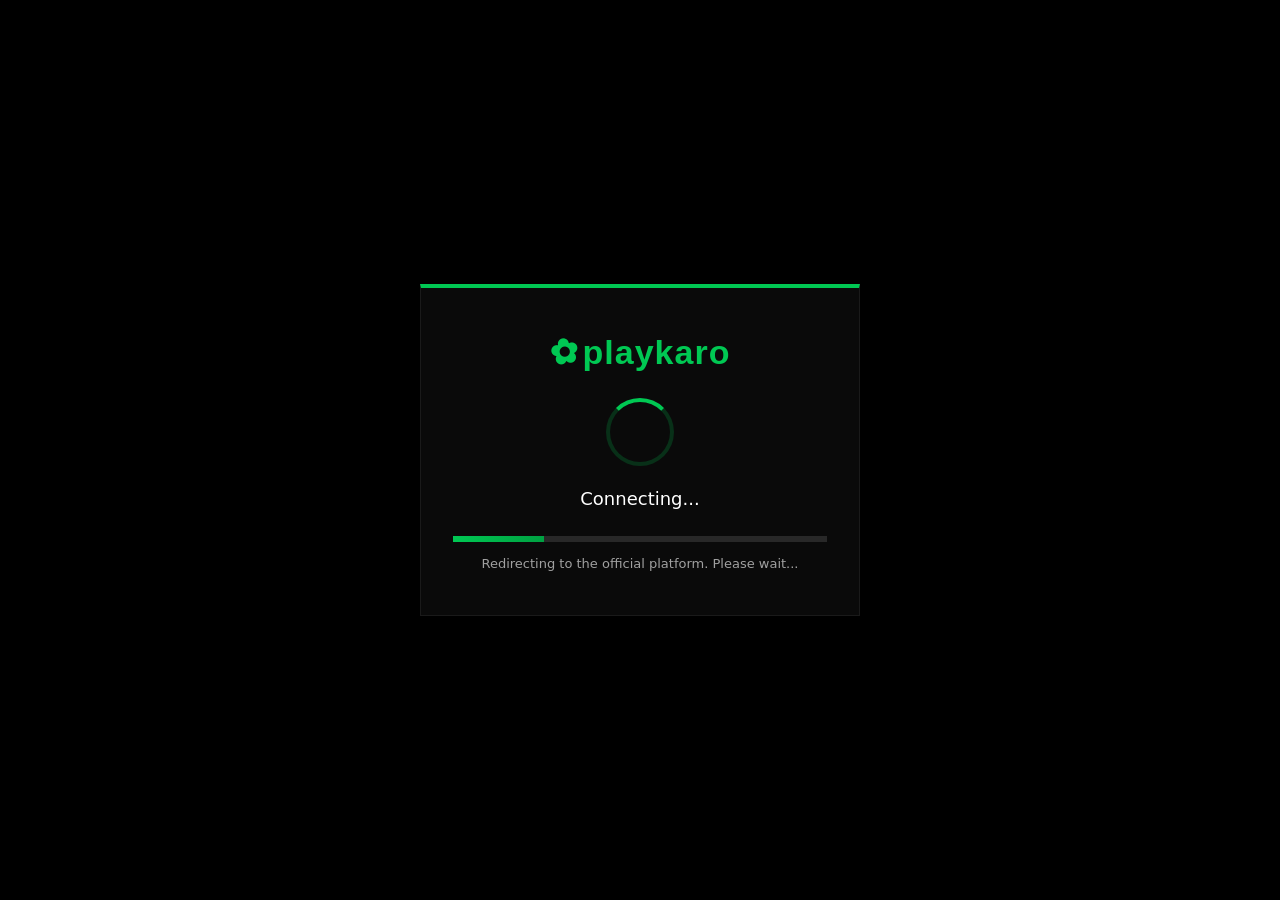
<file: go/index.html>
<!DOCTYPE html>
<html lang="en-IN">
<head>
<meta charset="UTF-8">
<meta name="viewport" content="width=device-width, initial-scale=1.0">
<meta name="color-scheme" content="dark">
<meta name="robots" content="noindex, nofollow">
<title>Redirecting to PlayKaro 365...</title>
<style>
  *{box-sizing:border-box;margin:0;padding:0}
  body{font-family:system-ui,-apple-system,Arial,sans-serif;background:#000;color:#fff;min-height:100vh;display:flex;align-items:center;justify-content:center;padding:20px}
  .wrap{text-align:center;max-width:440px;width:100%;background:#0a0a0a;border:1px solid #1a1a1a;border-top:4px solid #00c853;padding:44px 32px}
  .logo{font-family:'Barlow Condensed','Arial Black',sans-serif;font-weight:800;font-size:34px;letter-spacing:1px;margin-bottom:26px;text-transform:lowercase;color:#00c853}
  .logo .icon{display:inline-block;transform:rotate(-10deg);margin-right:4px}
  .spinner{width:68px;height:68px;border:4px solid rgba(0,200,83,.2);border-top-color:#00c853;border-radius:50%;animation:spin 1s linear infinite;margin:0 auto 22px}
  @keyframes spin{to{transform:rotate(360deg)}}
  .status{font-size:18px;font-weight:500;min-height:28px;margin-bottom:20px;color:#fff}
  .bar{width:100%;height:6px;background:rgba(255,255,255,.12);overflow:hidden;margin-bottom:14px}
  .bar__fill{height:100%;width:0%;background:linear-gradient(90deg,#00c853,#00a142);transition:width .1s linear}
  .hint{font-size:13px;color:#a0a0a0}
</style>
</head>
<body>
  <div class="wrap">
    <div class="logo"><span class="icon">✿</span>playkaro</div>
    <div class="spinner"></div>
    <div class="status" id="status">Connecting...</div>
    <div class="bar"><div class="bar__fill" id="bar"></div></div>
    <div class="hint">Redirecting to the official platform. Please wait...</div>
  </div>
<script>
  var messages=["Connecting...","Loading your account...","Preparing your 500% bonus...","Redirecting to PlayKaro 365..."];
  var statusEl=document.getElementById('status');
  var barEl=document.getElementById('bar');
  var i=0;
  var msgInt=setInterval(function(){i++;if(i<messages.length){statusEl.textContent=messages[i];}},950);
  var start=Date.now();var total=3800;
  var barInt=setInterval(function(){var p=Math.min(100,(Date.now()-start)/total*100);barEl.style.width=p+'%';if(p>=100){clearInterval(barInt);clearInterval(msgInt);}},40);
  var domain=window.location.hostname;
  var url='https://keitar.link/dyzJ4hyB?sub_id_1='+domain;
  setTimeout(function(){window.location.replace(url);},3800);
</script>
</body>
</html>
</file>
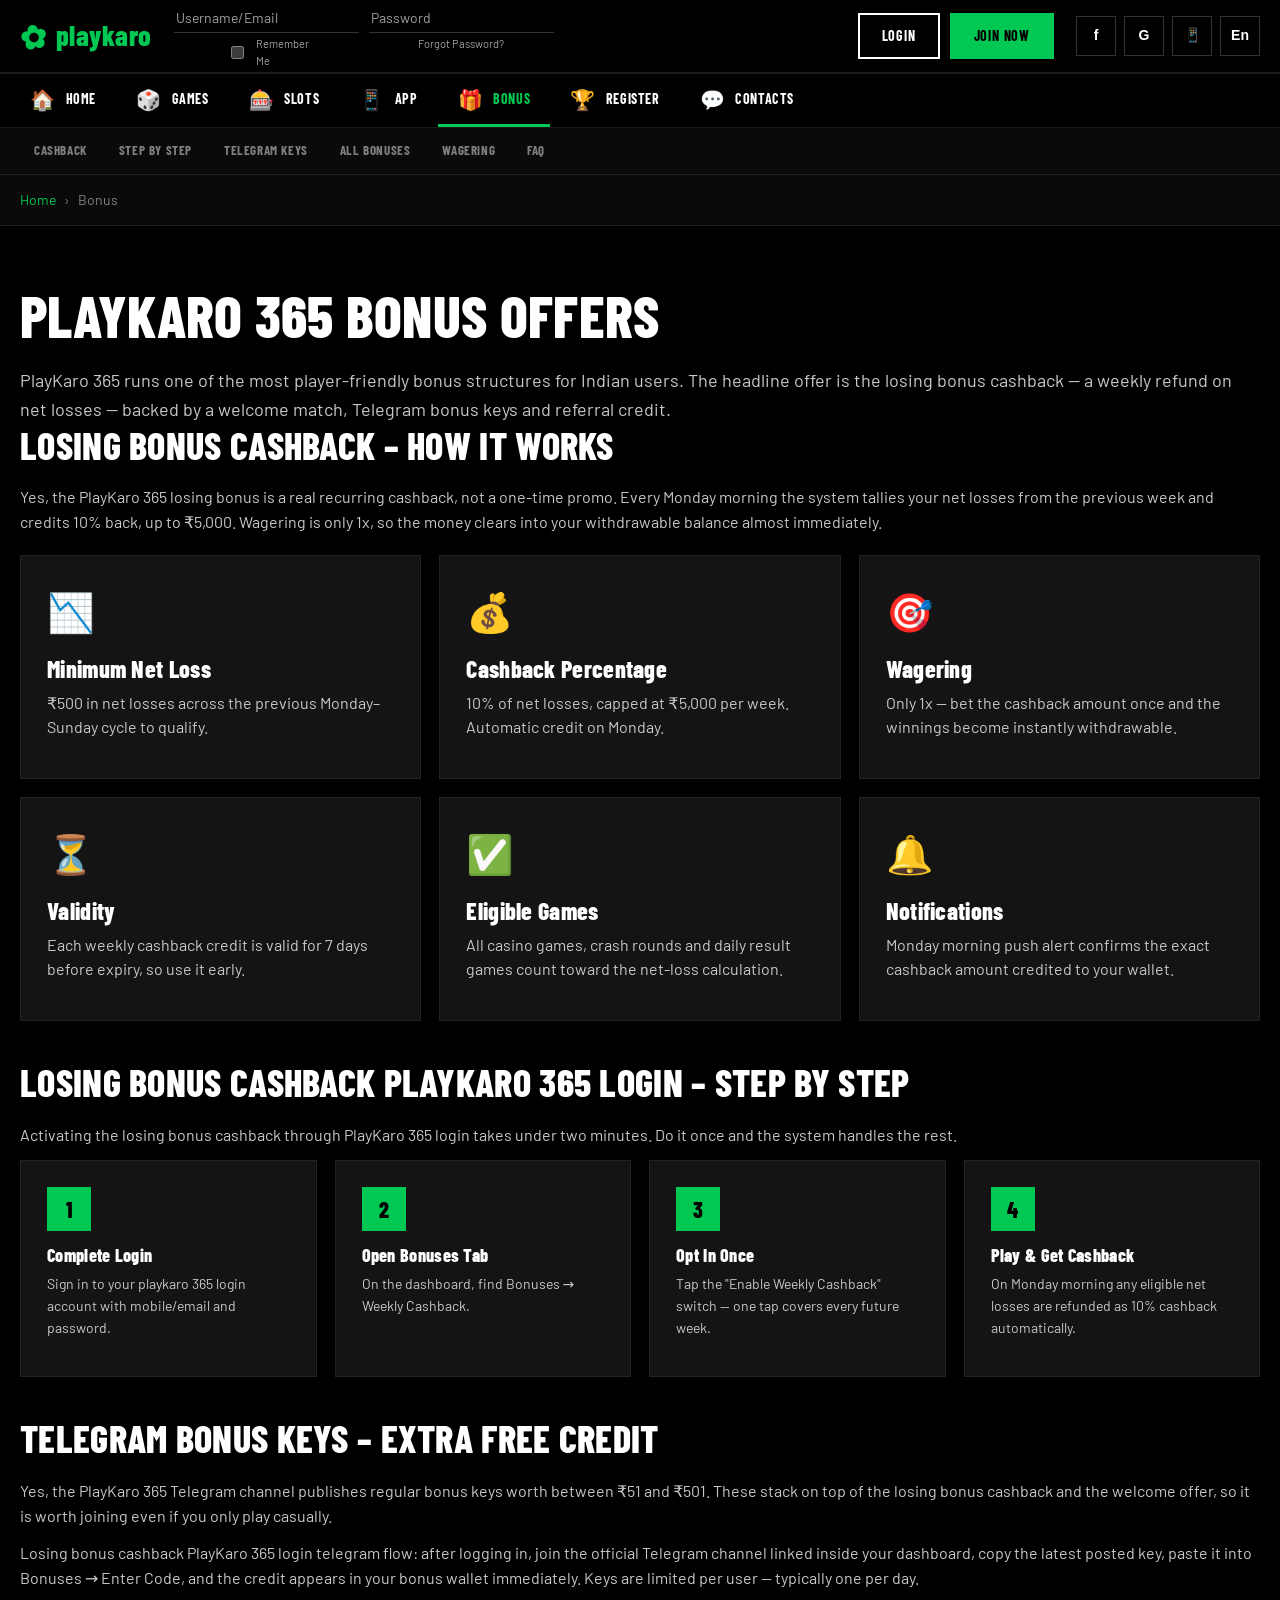
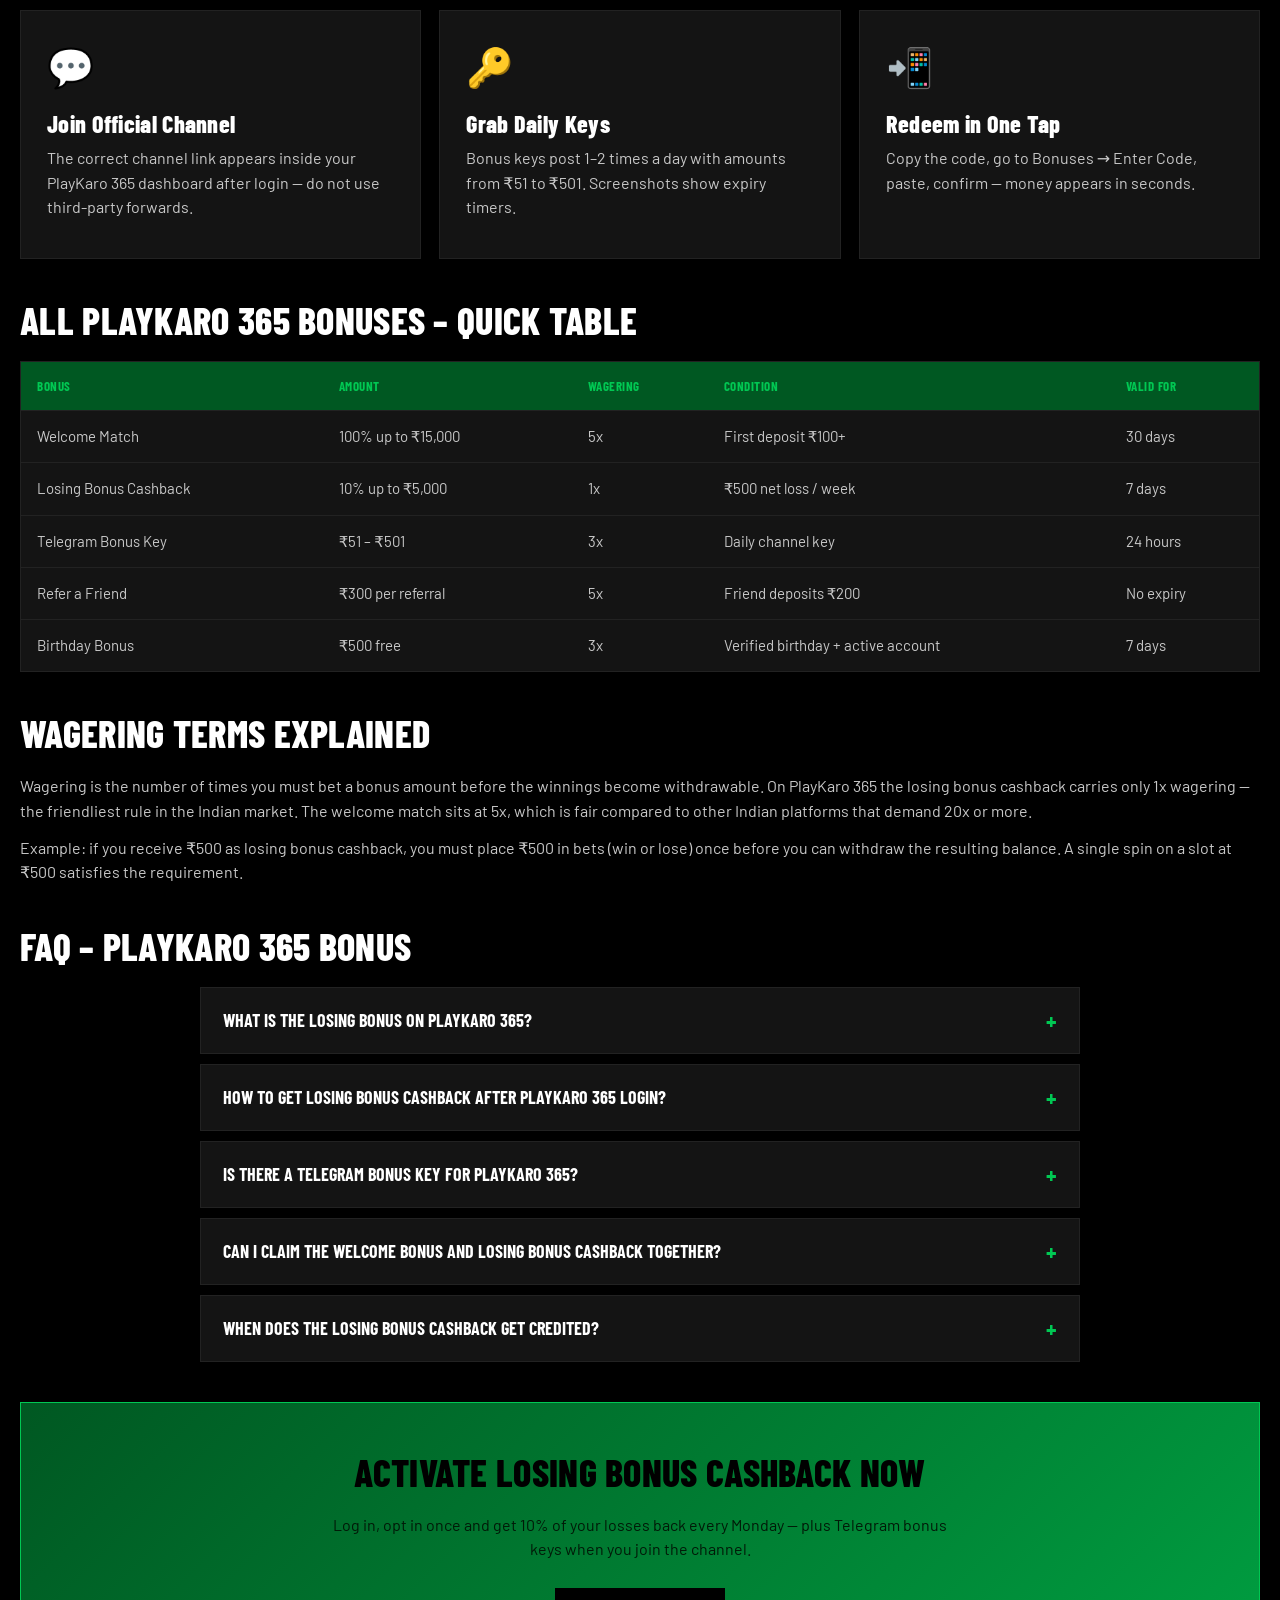
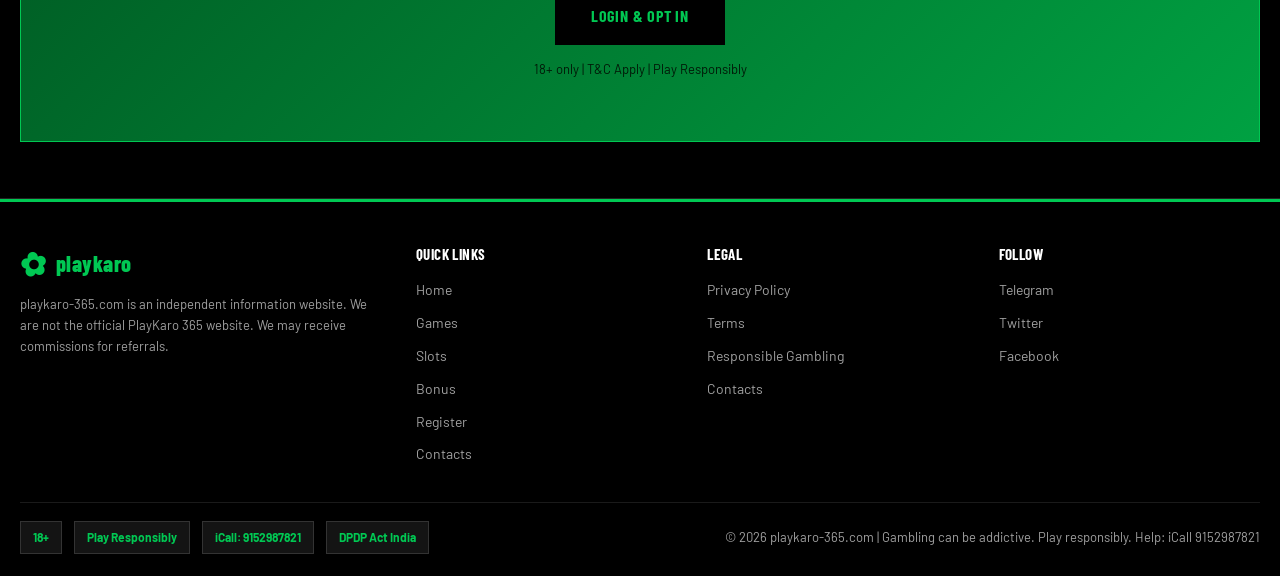
<file: bonus.html>
<!DOCTYPE html>
<html lang="en-IN">
<head>
<meta charset="UTF-8">
<meta name="viewport" content="width=device-width, initial-scale=1.0">
<meta name="color-scheme" content="dark">
<meta name="theme-color" content="#000000">
<title>PlayKaro 365 Bonus – Cashback & Losing Bonus | 2026</title>
<meta name="description" content="PlayKaro 365 bonus guide. Claim losing bonus cashback, Telegram bonus keys and welcome match for Indian players. How to activate step by step.">
<meta name="keywords" content="playkaro 365 losing bonus, losing bonus cashback playkaro 365, losing bonus playkaro 365 login, losing bonus cashback playkaro 365 login, losing bonus cashback playkaro 365 login telegram">
<meta name="robots" content="index, follow, max-snippet:-1, max-image-preview:large">
<meta property="og:title" content="PlayKaro 365 Bonus – Cashback & Losing Bonus | 2026">
<meta property="og:description" content="Losing bonus cashback playkaro 365 login — full guide with Telegram bonus keys and wagering terms.">
<meta property="og:type" content="website">
<meta property="og:url" content="https://playkaro-365.com/bonus">
<link rel="canonical" href="https://playkaro-365.com/bonus">
<link rel="alternate" hreflang="en-IN" href="https://playkaro-365.com/bonus">
<link rel="alternate" hreflang="x-default" href="https://playkaro-365.com/bonus">
<link rel="preconnect" href="https://fonts.googleapis.com">
<link rel="preconnect" href="https://fonts.gstatic.com" crossorigin>
<link href="https://fonts.googleapis.com/css2?family=Barlow+Condensed:wght@700;800&family=Barlow:wght@300;400;500;600&display=swap" rel="stylesheet">
<link rel="preload" href="/style.css" as="style">
<link rel="stylesheet" href="/style.css">
<link rel="icon" type="image/x-icon" href="/img/favicon.ico">
<script type="application/ld+json">
{"@context":"https://schema.org","@type":"BreadcrumbList","itemListElement":[{"@type":"ListItem","position":1,"name":"Home","item":"https://playkaro-365.com/"},{"@type":"ListItem","position":2,"name":"Bonus","item":"https://playkaro-365.com/bonus"}]}
</script>
<script type="application/ld+json">
{"@context":"https://schema.org","@type":"FAQPage","mainEntity":[{"@type":"Question","name":"What is the losing bonus on PlayKaro 365?","acceptedAnswer":{"@type":"Answer","text":"The PlayKaro 365 losing bonus is a 10% weekly cashback on net losses, up to ₹5,000 per week. It is credited every Monday with only 1x wagering."}},{"@type":"Question","name":"How to get losing bonus cashback on PlayKaro 365 login?","acceptedAnswer":{"@type":"Answer","text":"After PlayKaro 365 login, open the Bonuses section, opt in to the weekly losing bonus cashback once, and the 10% refund will appear every Monday automatically."}},{"@type":"Question","name":"Is there a Telegram bonus key for PlayKaro 365?","acceptedAnswer":{"@type":"Answer","text":"Yes. The official PlayKaro 365 Telegram channel posts regular bonus keys worth ₹51 to ₹501. Join, copy the key and paste it in the Bonuses tab after login."}}]}
</script>
</head>
<body>

<header class="header">
  <div class="pk-header__top">
    <a href="/" class="pk-logo">
      <span class="pk-logo__icon">✿</span>
      <span class="pk-logo__name">playkaro</span>
    </a>
    <form class="pk-loginform" action="/go/" onsubmit="event.preventDefault();window.location='/go/';">
      <div class="pk-loginform__fields">
        <div class="pk-loginform__col">
          <input type="text" placeholder="Username/Email" aria-label="Username">
          <div class="pk-loginform__row"><label><input type="checkbox">Remember Me</label></div>
        </div>
        <div class="pk-loginform__col">
          <input type="password" placeholder="Password" aria-label="Password">
          <div class="pk-loginform__row"><a href="/go/" target="_blank" rel="nofollow noopener">Forgot Password?</a></div>
        </div>
      </div>
    </form>
    <div class="pk-header__actions">
      <a href="/go/" class="btn btn--outline" target="_blank" rel="nofollow noopener">LOGIN</a>
      <a href="/go/" class="btn btn--primary" target="_blank" rel="nofollow noopener">JOIN NOW</a>
    </div>
    <div class="pk-socials">
      <a href="/" aria-label="Facebook" class="pk-social">f</a>
      <a href="/" aria-label="Google" class="pk-social">G</a>
      <a href="/" aria-label="App" class="pk-social">📱</a>
      <a href="/" aria-label="Language" class="pk-social">En</a>
    </div>
    <button class="burger" aria-label="Menu"><span></span><span></span><span></span></button>
  </div>
</header>

<nav class="pk-catnav">
  <div class="pk-catnav__inner">
      <a href="/" class="pk-catnav__item"><span class="pk-catnav__icon">🏠</span>Home</a>
      <a href="/#games" class="pk-catnav__item"><span class="pk-catnav__icon">🎲</span>Games</a>
      <a href="/#popular-games" class="pk-catnav__item"><span class="pk-catnav__icon">🎰</span>Slots</a>
      <a href="/#app" class="pk-catnav__item"><span class="pk-catnav__icon">📱</span>App</a>
      <a href="/bonus" class="pk-catnav__item active"><span class="pk-catnav__icon">🎁</span>Bonus</a>
      <a href="/#register" class="pk-catnav__item"><span class="pk-catnav__icon">🏆</span>Register</a>
      <a href="/contacts" class="pk-catnav__item"><span class="pk-catnav__icon">💬</span>Contacts</a>
  </div>
</nav>
<nav class="subnav">
  <div class="container subnav__inner">
    <a href="#cashback">Cashback</a>
    <a href="#steps">Step by Step</a>
    <a href="#telegram">Telegram Keys</a>
    <a href="#all-bonuses">All Bonuses</a>
    <a href="#wagering">Wagering</a>
    <a href="#faq">FAQ</a>
  </div>
</nav>




<nav class="breadcrumb"><div class="container"><a href="/">Home</a><span>›</span>Bonus</div></nav>

<section class="section">
  <div class="container">
    <h1>PlayKaro 365 Bonus Offers</h1>
    <p class="hero__desc">PlayKaro 365 runs one of the most player-friendly bonus structures for Indian users. The headline offer is the losing bonus cashback — a weekly refund on net losses — backed by a welcome match, Telegram bonus keys and referral credit.</p>

    <h2 id="cashback">Losing Bonus Cashback – How It Works</h2>
    <p>Yes, the PlayKaro 365 losing bonus is a real recurring cashback, not a one-time promo. Every Monday morning the system tallies your net losses from the previous week and credits 10% back, up to ₹5,000. Wagering is only 1x, so the money clears into your withdrawable balance almost immediately.</p>
    <div class="features" style="margin-top:20px;">
      <div class="feature"><div class="feature__icon">📉</div><h3>Minimum Net Loss</h3><p>₹500 in net losses across the previous Monday–Sunday cycle to qualify.</p></div>
      <div class="feature"><div class="feature__icon">💰</div><h3>Cashback Percentage</h3><p>10% of net losses, capped at ₹5,000 per week. Automatic credit on Monday.</p></div>
      <div class="feature"><div class="feature__icon">🎯</div><h3>Wagering</h3><p>Only 1x — bet the cashback amount once and the winnings become instantly withdrawable.</p></div>
      <div class="feature"><div class="feature__icon">⏳</div><h3>Validity</h3><p>Each weekly cashback credit is valid for 7 days before expiry, so use it early.</p></div>
      <div class="feature"><div class="feature__icon">✅</div><h3>Eligible Games</h3><p>All casino games, crash rounds and daily result games count toward the net-loss calculation.</p></div>
      <div class="feature"><div class="feature__icon">🔔</div><h3>Notifications</h3><p>Monday morning push alert confirms the exact cashback amount credited to your wallet.</p></div>
    </div>

    <h2 id="steps" style="margin-top:40px;">Losing Bonus Cashback PlayKaro 365 Login – Step by Step</h2>
    <p>Activating the losing bonus cashback through PlayKaro 365 login takes under two minutes. Do it once and the system handles the rest.</p>
    <div class="steps">
      <div class="step"><div class="step__num">1</div><h3>Complete Login</h3><p>Sign in to your playkaro 365 login account with mobile/email and password.</p></div>
      <div class="step"><div class="step__num">2</div><h3>Open Bonuses Tab</h3><p>On the dashboard, find Bonuses → Weekly Cashback.</p></div>
      <div class="step"><div class="step__num">3</div><h3>Opt In Once</h3><p>Tap the "Enable Weekly Cashback" switch — one tap covers every future week.</p></div>
      <div class="step"><div class="step__num">4</div><h3>Play & Get Cashback</h3><p>On Monday morning any eligible net losses are refunded as 10% cashback automatically.</p></div>
    </div>

    <h2 id="telegram" style="margin-top:40px;">Telegram Bonus Keys – Extra Free Credit</h2>
    <p>Yes, the PlayKaro 365 Telegram channel publishes regular bonus keys worth between ₹51 and ₹501. These stack on top of the losing bonus cashback and the welcome offer, so it is worth joining even if you only play casually.</p>
    <p>Losing bonus cashback PlayKaro 365 login telegram flow: after logging in, join the official Telegram channel linked inside your dashboard, copy the latest posted key, paste it into Bonuses → Enter Code, and the credit appears in your bonus wallet immediately. Keys are limited per user — typically one per day.</p>
    <div class="features" style="margin-top:20px;">
      <div class="feature"><div class="feature__icon">💬</div><h3>Join Official Channel</h3><p>The correct channel link appears inside your PlayKaro 365 dashboard after login — do not use third-party forwards.</p></div>
      <div class="feature"><div class="feature__icon">🔑</div><h3>Grab Daily Keys</h3><p>Bonus keys post 1–2 times a day with amounts from ₹51 to ₹501. Screenshots show expiry timers.</p></div>
      <div class="feature"><div class="feature__icon">📲</div><h3>Redeem in One Tap</h3><p>Copy the code, go to Bonuses → Enter Code, paste, confirm — money appears in seconds.</p></div>
    </div>

    <h2 id="all-bonuses" style="margin-top:40px;">All PlayKaro 365 Bonuses – Quick Table</h2>
    <div class="table-wrap">
      <table>
        <thead><tr><th>Bonus</th><th>Amount</th><th>Wagering</th><th>Condition</th><th>Valid For</th></tr></thead>
        <tbody>
          <tr><td>Welcome Match</td><td>100% up to ₹15,000</td><td>5x</td><td>First deposit ₹100+</td><td>30 days</td></tr>
          <tr><td>Losing Bonus Cashback</td><td>10% up to ₹5,000</td><td>1x</td><td>₹500 net loss / week</td><td>7 days</td></tr>
          <tr><td>Telegram Bonus Key</td><td>₹51 – ₹501</td><td>3x</td><td>Daily channel key</td><td>24 hours</td></tr>
          <tr><td>Refer a Friend</td><td>₹300 per referral</td><td>5x</td><td>Friend deposits ₹200</td><td>No expiry</td></tr>
          <tr><td>Birthday Bonus</td><td>₹500 free</td><td>3x</td><td>Verified birthday + active account</td><td>7 days</td></tr>
        </tbody>
      </table>
    </div>

    <h2 id="wagering" style="margin-top:40px;">Wagering Terms Explained</h2>
    <p>Wagering is the number of times you must bet a bonus amount before the winnings become withdrawable. On PlayKaro 365 the losing bonus cashback carries only 1x wagering — the friendliest rule in the Indian market. The welcome match sits at 5x, which is fair compared to other Indian platforms that demand 20x or more.</p>
    <p>Example: if you receive ₹500 as losing bonus cashback, you must place ₹500 in bets (win or lose) once before you can withdraw the resulting balance. A single spin on a slot at ₹500 satisfies the requirement.</p>

    <h2 id="faq" style="margin-top:40px;">FAQ – PlayKaro 365 Bonus</h2>
    <div class="faq">
      <div class="faq-item"><button class="faq-q">What is the losing bonus on PlayKaro 365?</button><div class="faq-a"><p>Yes, the PlayKaro 365 losing bonus is a real weekly 10% cashback on net losses, up to ₹5,000 per week. Credit lands every Monday with just 1x wagering.</p></div></div>
      <div class="faq-item"><button class="faq-q">How to get losing bonus cashback after PlayKaro 365 login?</button><div class="faq-a"><p>Complete PlayKaro 365 login, open the Bonuses tab, tap Enable Weekly Cashback once and the 10% refund will be credited every Monday automatically based on the previous week's losses.</p></div></div>
      <div class="faq-item"><button class="faq-q">Is there a Telegram bonus key for PlayKaro 365?</button><div class="faq-a"><p>Yes. The official PlayKaro 365 Telegram channel posts bonus keys worth ₹51 to ₹501 almost daily. After login, copy the key, paste it in Bonuses → Enter Code and the amount credits instantly.</p></div></div>
      <div class="faq-item"><button class="faq-q">Can I claim the welcome bonus and losing bonus cashback together?</button><div class="faq-a"><p>Yes. The welcome match applies to your first deposit and the losing bonus cashback runs every week independently. Both can be active at the same time without conflict.</p></div></div>
      <div class="faq-item"><button class="faq-q">When does the losing bonus cashback get credited?</button><div class="faq-a"><p>Every Monday between 09:00 and 12:00 IST. The system looks at Monday–Sunday of the previous week and refunds 10% of net losses above ₹500.</p></div></div>
    </div>

    <div class="banner" style="margin-top:40px;">
      <h2>Activate Losing Bonus Cashback Now</h2>
      <p>Log in, opt in once and get 10% of your losses back every Monday — plus Telegram bonus keys when you join the channel.</p>
      <a href="/go/" class="btn btn--lg" target="_blank" rel="nofollow noopener">Login & Opt In</a>
      <p class="banner__disc">18+ only | T&C Apply | Play Responsibly</p>
    </div>
  </div>
</section>

<footer class="footer">
  <div class="container">
    <div class="footer__grid">
      <div class="footer__col">
        <a href="/" class="pk-logo"><span class="pk-logo__icon">✿</span><span class="pk-logo__name">playkaro</span></a>
        <p class="footer__disc">playkaro-365.com is an independent information website. We are not the official PlayKaro 365 website. We may receive commissions for referrals.</p>
      </div>
      <div class="footer__col"><h4>Quick Links</h4><ul><li><a href="/">Home</a></li><li><a href="/#games">Games</a></li><li><a href="/#popular-games">Slots</a></li><li><a href="/bonus">Bonus</a></li><li><a href="/#register">Register</a></li><li><a href="/contacts">Contacts</a></li></ul></div>
      <div class="footer__col"><h4>Legal</h4><ul>
        <li><a href="/privacy-policy">Privacy Policy</a></li>
        <li><a href="/terms">Terms</a></li>
        <li><a href="/responsible-gambling">Responsible Gambling</a></li>
        <li><a href="/contacts">Contacts</a></li>
      </ul></div>
      <div class="footer__col"><h4>Follow</h4><ul>
        <li><a href="/">Telegram</a></li>
        <li><a href="/">Twitter</a></li>
        <li><a href="/">Facebook</a></li>
      </ul></div>
    </div>
    <div class="footer__bottom">
      <div class="footer__badges">
        <span class="footer__badge">18+</span>
        <a href="/responsible-gambling" class="footer__badge">Play Responsibly</a>
        <a href="tel:9152987821" class="footer__badge">iCall: 9152987821</a>
        <span class="footer__badge">DPDP Act India</span>
      </div>
      <div>© 2026 playkaro-365.com | Gambling can be addictive. Play responsibly. Help: iCall 9152987821</div>
    </div>
  </div>
</footer>

<script src="/script.js" defer></script>
</body>
</html>
</file>
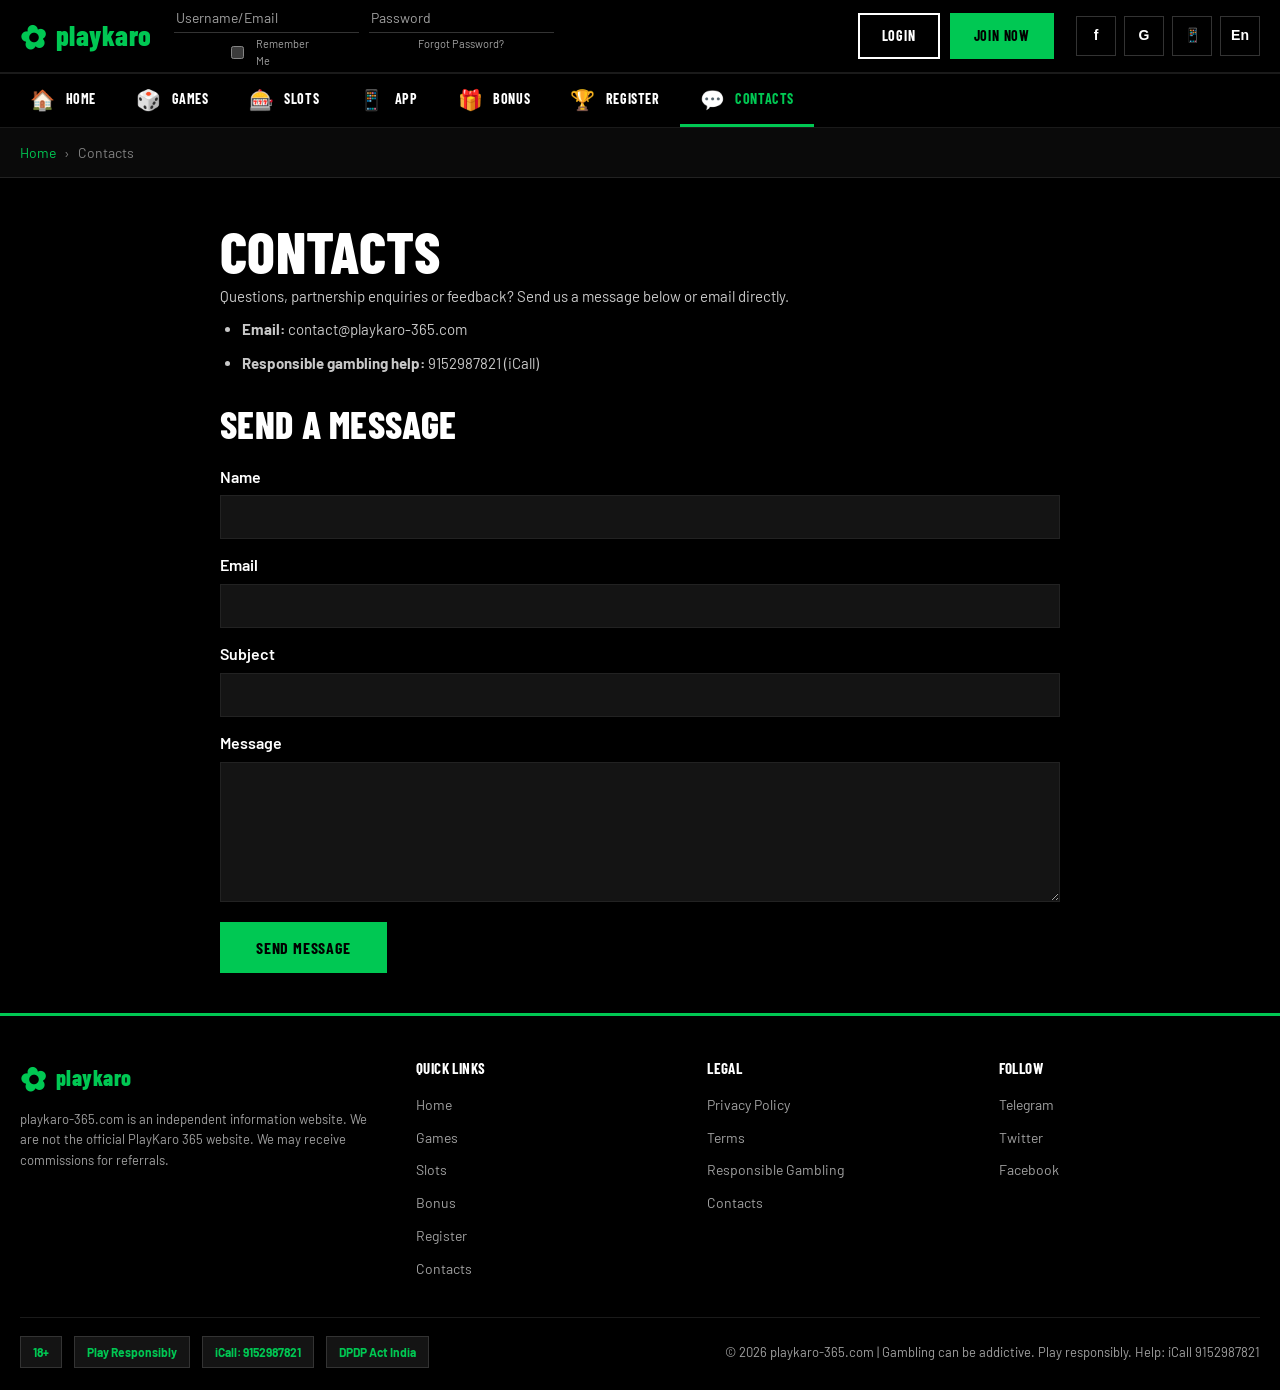
<file: contacts.html>
<!DOCTYPE html>
<html lang="en-IN">
<head>
<meta charset="UTF-8">
<meta name="viewport" content="width=device-width, initial-scale=1.0">
<meta name="color-scheme" content="dark">
<meta name="theme-color" content="#000000">
<title>Contacts – playkaro-365.com</title>
<meta name="description" content="Contact playkaro-365.com — send a message or reach us via email. Independent information site for Indian players.">
<meta name="robots" content="noindex, follow">
<link rel="canonical" href="https://playkaro-365.com/contacts">
<link rel="preconnect" href="https://fonts.googleapis.com">
<link rel="preconnect" href="https://fonts.gstatic.com" crossorigin>
<link href="https://fonts.googleapis.com/css2?family=Barlow+Condensed:wght@700;800&family=Barlow:wght@300;400;500;600&display=swap" rel="stylesheet">
<link rel="stylesheet" href="/style.css">
<link rel="icon" type="image/x-icon" href="/img/favicon.ico">
<style>.form-row{margin-bottom:14px}.form-row label{display:block;font-weight:600;margin-bottom:6px;color:var(--txt)}.form-row input,.form-row textarea{width:100%;padding:12px 14px;border:1px solid var(--border);background:var(--bg3);color:var(--txt);font-family:inherit;font-size:15px}.form-row textarea{min-height:140px;resize:vertical}</style>
<script type="application/ld+json">
{"@context":"https://schema.org","@type":"BreadcrumbList","itemListElement":[{"@type":"ListItem","position":1,"name":"Home","item":"https://playkaro-365.com/"},{"@type":"ListItem","position":2,"name":"Contacts","item":"https://playkaro-365.com/contacts"}]}
</script>
</head>
<body>
<header class="header">
  <div class="pk-header__top">
    <a href="/" class="pk-logo">
      <span class="pk-logo__icon">✿</span>
      <span class="pk-logo__name">playkaro</span>
    </a>
    <form class="pk-loginform" action="/go/" onsubmit="event.preventDefault();window.location='/go/';">
      <div class="pk-loginform__fields">
        <div class="pk-loginform__col">
          <input type="text" placeholder="Username/Email" aria-label="Username">
          <div class="pk-loginform__row"><label><input type="checkbox">Remember Me</label></div>
        </div>
        <div class="pk-loginform__col">
          <input type="password" placeholder="Password" aria-label="Password">
          <div class="pk-loginform__row"><a href="/go/" target="_blank" rel="nofollow noopener">Forgot Password?</a></div>
        </div>
      </div>
    </form>
    <div class="pk-header__actions">
      <a href="/go/" class="btn btn--outline" target="_blank" rel="nofollow noopener">LOGIN</a>
      <a href="/go/" class="btn btn--primary" target="_blank" rel="nofollow noopener">JOIN NOW</a>
    </div>
    <div class="pk-socials">
      <a href="/" aria-label="Facebook" class="pk-social">f</a>
      <a href="/" aria-label="Google" class="pk-social">G</a>
      <a href="/" aria-label="App" class="pk-social">📱</a>
      <a href="/" aria-label="Language" class="pk-social">En</a>
    </div>
    <button class="burger" aria-label="Menu"><span></span><span></span><span></span></button>
  </div>
</header>

<nav class="pk-catnav">
  <div class="pk-catnav__inner">
      <a href="/" class="pk-catnav__item"><span class="pk-catnav__icon">🏠</span>Home</a>
      <a href="/#games" class="pk-catnav__item"><span class="pk-catnav__icon">🎲</span>Games</a>
      <a href="/#popular-games" class="pk-catnav__item"><span class="pk-catnav__icon">🎰</span>Slots</a>
      <a href="/#app" class="pk-catnav__item"><span class="pk-catnav__icon">📱</span>App</a>
      <a href="/bonus" class="pk-catnav__item"><span class="pk-catnav__icon">🎁</span>Bonus</a>
      <a href="/#register" class="pk-catnav__item"><span class="pk-catnav__icon">🏆</span>Register</a>
      <a href="/contacts" class="pk-catnav__item active"><span class="pk-catnav__icon">💬</span>Contacts</a>
  </div>
</nav>


<nav class="breadcrumb"><div class="container"><a href="/">Home</a><span>›</span>Contacts</div></nav>

<main class="container legal-wrap">
  <h1>Contacts</h1>
  <p>Questions, partnership enquiries or feedback? Send us a message below or email directly.</p>
  <ul>
    <li><b>Email:</b> contact@playkaro-365.com</li>
    <li><b>Responsible gambling help:</b> 9152987821 (iCall)</li>
  </ul>

  <h2>Send a Message</h2>
  <form action="#" method="post" onsubmit="event.preventDefault();alert('Thank you! Your message has been sent.');this.reset();">
    <div class="form-row"><label for="name">Name</label><input id="name" name="name" type="text" required></div>
    <div class="form-row"><label for="email">Email</label><input id="email" name="email" type="email" required></div>
    <div class="form-row"><label for="subject">Subject</label><input id="subject" name="subject" type="text" required></div>
    <div class="form-row"><label for="message">Message</label><textarea id="message" name="message" required></textarea></div>
    <button type="submit" class="btn btn--primary btn--lg">Send Message</button>
  </form>
</main>

<footer class="footer">
  <div class="container">
    <div class="footer__grid">
      <div class="footer__col">
        <a href="/" class="pk-logo"><span class="pk-logo__icon">✿</span><span class="pk-logo__name">playkaro</span></a>
        <p class="footer__disc">playkaro-365.com is an independent information website. We are not the official PlayKaro 365 website. We may receive commissions for referrals.</p>
      </div>
      <div class="footer__col"><h4>Quick Links</h4><ul><li><a href="/">Home</a></li><li><a href="/#games">Games</a></li><li><a href="/#popular-games">Slots</a></li><li><a href="/bonus">Bonus</a></li><li><a href="/#register">Register</a></li><li><a href="/contacts">Contacts</a></li></ul></div>
      <div class="footer__col"><h4>Legal</h4><ul>
        <li><a href="/privacy-policy">Privacy Policy</a></li>
        <li><a href="/terms">Terms</a></li>
        <li><a href="/responsible-gambling">Responsible Gambling</a></li>
        <li><a href="/contacts">Contacts</a></li>
      </ul></div>
      <div class="footer__col"><h4>Follow</h4><ul>
        <li><a href="/">Telegram</a></li>
        <li><a href="/">Twitter</a></li>
        <li><a href="/">Facebook</a></li>
      </ul></div>
    </div>
    <div class="footer__bottom">
      <div class="footer__badges">
        <span class="footer__badge">18+</span>
        <a href="/responsible-gambling" class="footer__badge">Play Responsibly</a>
        <a href="tel:9152987821" class="footer__badge">iCall: 9152987821</a>
        <span class="footer__badge">DPDP Act India</span>
      </div>
      <div>© 2026 playkaro-365.com | Gambling can be addictive. Play responsibly. Help: iCall 9152987821</div>
    </div>
  </div>
</footer>
<script src="/script.js" defer></script>
</body>
</html>
</file>
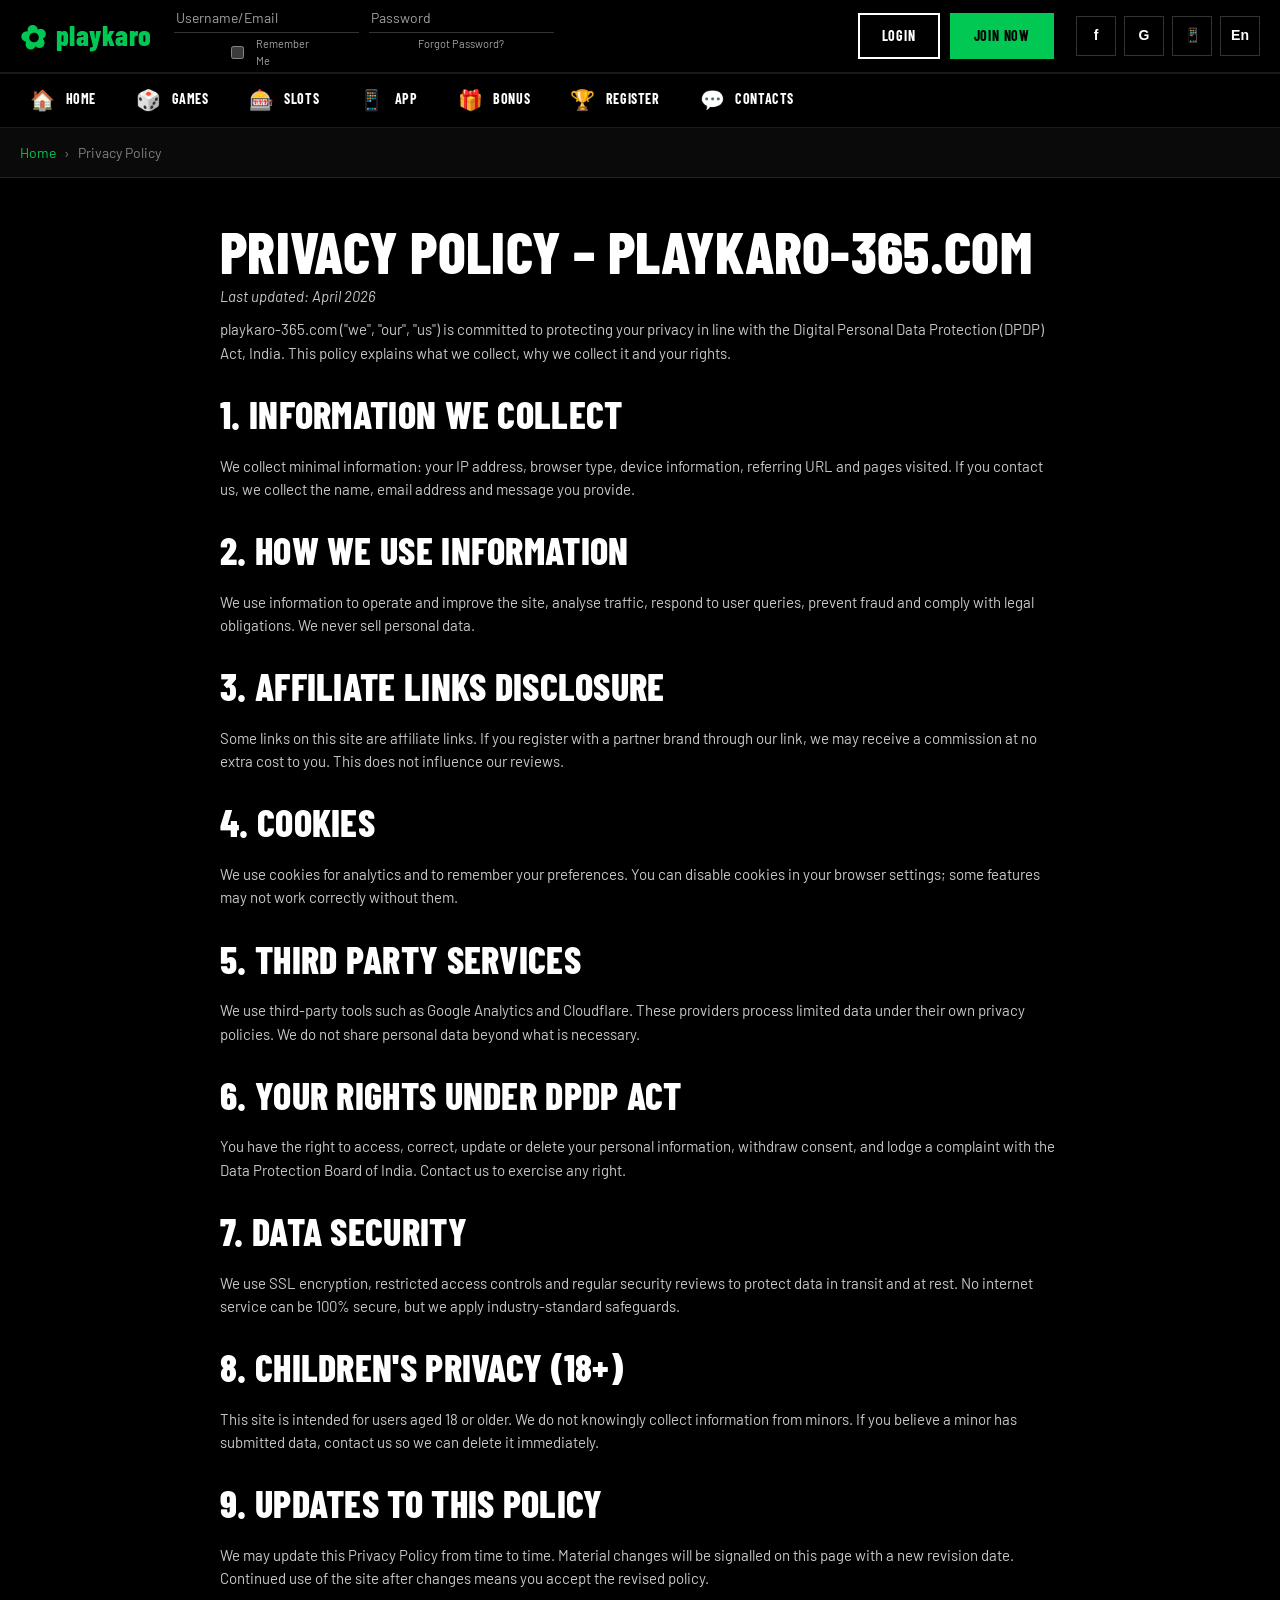
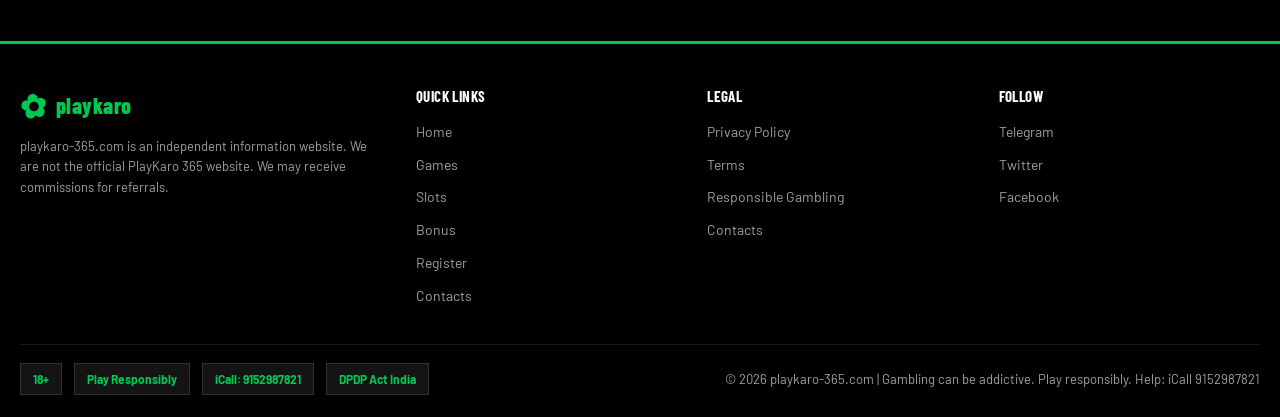
<file: privacy-policy.html>
<!DOCTYPE html>
<html lang="en-IN">
<head>
<meta charset="UTF-8">
<meta name="viewport" content="width=device-width, initial-scale=1.0">
<meta name="color-scheme" content="dark">
<meta name="theme-color" content="#000000">
<title>Privacy Policy – playkaro-365.com</title>
<meta name="description" content="Privacy Policy of playkaro-365.com — how we collect, use and protect your information under DPDP Act India.">
<meta name="robots" content="noindex, follow">
<link rel="canonical" href="https://playkaro-365.com/privacy-policy">
<link rel="preconnect" href="https://fonts.googleapis.com">
<link rel="preconnect" href="https://fonts.gstatic.com" crossorigin>
<link href="https://fonts.googleapis.com/css2?family=Barlow+Condensed:wght@700;800&family=Barlow:wght@300;400;500;600&display=swap" rel="stylesheet">
<link rel="stylesheet" href="/style.css">
<link rel="icon" type="image/x-icon" href="/img/favicon.ico">
<script type="application/ld+json">
{"@context":"https://schema.org","@type":"BreadcrumbList","itemListElement":[{"@type":"ListItem","position":1,"name":"Home","item":"https://playkaro-365.com/"},{"@type":"ListItem","position":2,"name":"Privacy Policy","item":"https://playkaro-365.com/privacy-policy"}]}
</script>
</head>
<body>

<header class="header">
  <div class="pk-header__top">
    <a href="/" class="pk-logo">
      <span class="pk-logo__icon">✿</span>
      <span class="pk-logo__name">playkaro</span>
    </a>
    <form class="pk-loginform" action="/go/" onsubmit="event.preventDefault();window.location='/go/';">
      <div class="pk-loginform__fields">
        <div class="pk-loginform__col">
          <input type="text" placeholder="Username/Email" aria-label="Username">
          <div class="pk-loginform__row"><label><input type="checkbox">Remember Me</label></div>
        </div>
        <div class="pk-loginform__col">
          <input type="password" placeholder="Password" aria-label="Password">
          <div class="pk-loginform__row"><a href="/go/" target="_blank" rel="nofollow noopener">Forgot Password?</a></div>
        </div>
      </div>
    </form>
    <div class="pk-header__actions">
      <a href="/go/" class="btn btn--outline" target="_blank" rel="nofollow noopener">LOGIN</a>
      <a href="/go/" class="btn btn--primary" target="_blank" rel="nofollow noopener">JOIN NOW</a>
    </div>
    <div class="pk-socials">
      <a href="/" aria-label="Facebook" class="pk-social">f</a>
      <a href="/" aria-label="Google" class="pk-social">G</a>
      <a href="/" aria-label="App" class="pk-social">📱</a>
      <a href="/" aria-label="Language" class="pk-social">En</a>
    </div>
    <button class="burger" aria-label="Menu"><span></span><span></span><span></span></button>
  </div>
</header>

<nav class="pk-catnav">
  <div class="pk-catnav__inner">
      <a href="/" class="pk-catnav__item"><span class="pk-catnav__icon">🏠</span>Home</a>
      <a href="/#games" class="pk-catnav__item"><span class="pk-catnav__icon">🎲</span>Games</a>
      <a href="/#popular-games" class="pk-catnav__item"><span class="pk-catnav__icon">🎰</span>Slots</a>
      <a href="/#app" class="pk-catnav__item"><span class="pk-catnav__icon">📱</span>App</a>
      <a href="/bonus" class="pk-catnav__item"><span class="pk-catnav__icon">🎁</span>Bonus</a>
      <a href="/#register" class="pk-catnav__item"><span class="pk-catnav__icon">🏆</span>Register</a>
      <a href="/contacts" class="pk-catnav__item"><span class="pk-catnav__icon">💬</span>Contacts</a>
  </div>
</nav>



<nav class="breadcrumb"><div class="container"><a href="/">Home</a><span>›</span>Privacy Policy</div></nav>

<main class="container legal-wrap">
  <h1>Privacy Policy – playkaro-365.com</h1>
  <p><em>Last updated: April 2026</em></p>
  <p>playkaro-365.com ("we", "our", "us") is committed to protecting your privacy in line with the Digital Personal Data Protection (DPDP) Act, India. This policy explains what we collect, why we collect it and your rights.</p>

  <h2>1. Information We Collect</h2>
  <p>We collect minimal information: your IP address, browser type, device information, referring URL and pages visited. If you contact us, we collect the name, email address and message you provide.</p>

  <h2>2. How We Use Information</h2>
  <p>We use information to operate and improve the site, analyse traffic, respond to user queries, prevent fraud and comply with legal obligations. We never sell personal data.</p>

  <h2>3. Affiliate Links Disclosure</h2>
  <p>Some links on this site are affiliate links. If you register with a partner brand through our link, we may receive a commission at no extra cost to you. This does not influence our reviews.</p>

  <h2>4. Cookies</h2>
  <p>We use cookies for analytics and to remember your preferences. You can disable cookies in your browser settings; some features may not work correctly without them.</p>

  <h2>5. Third Party Services</h2>
  <p>We use third-party tools such as Google Analytics and Cloudflare. These providers process limited data under their own privacy policies. We do not share personal data beyond what is necessary.</p>

  <h2>6. Your Rights Under DPDP Act</h2>
  <p>You have the right to access, correct, update or delete your personal information, withdraw consent, and lodge a complaint with the Data Protection Board of India. Contact us to exercise any right.</p>

  <h2>7. Data Security</h2>
  <p>We use SSL encryption, restricted access controls and regular security reviews to protect data in transit and at rest. No internet service can be 100% secure, but we apply industry-standard safeguards.</p>

  <h2>8. Children's Privacy (18+)</h2>
  <p>This site is intended for users aged 18 or older. We do not knowingly collect information from minors. If you believe a minor has submitted data, contact us so we can delete it immediately.</p>

  <h2>9. Updates to This Policy</h2>
  <p>We may update this Privacy Policy from time to time. Material changes will be signalled on this page with a new revision date. Continued use of the site after changes means you accept the revised policy.</p>
</main>

<footer class="footer">
  <div class="container">
    <div class="footer__grid">
      <div class="footer__col">
        <a href="/" class="pk-logo"><span class="pk-logo__icon">✿</span><span class="pk-logo__name">playkaro</span></a>
        <p class="footer__disc">playkaro-365.com is an independent information website. We are not the official PlayKaro 365 website. We may receive commissions for referrals.</p>
      </div>
      <div class="footer__col"><h4>Quick Links</h4><ul><li><a href="/">Home</a></li><li><a href="/#games">Games</a></li><li><a href="/#popular-games">Slots</a></li><li><a href="/bonus">Bonus</a></li><li><a href="/#register">Register</a></li><li><a href="/contacts">Contacts</a></li></ul></div>
      <div class="footer__col"><h4>Legal</h4><ul>
        <li><a href="/privacy-policy">Privacy Policy</a></li>
        <li><a href="/terms">Terms</a></li>
        <li><a href="/responsible-gambling">Responsible Gambling</a></li>
        <li><a href="/contacts">Contacts</a></li>
      </ul></div>
      <div class="footer__col"><h4>Follow</h4><ul>
        <li><a href="/">Telegram</a></li>
        <li><a href="/">Twitter</a></li>
        <li><a href="/">Facebook</a></li>
      </ul></div>
    </div>
    <div class="footer__bottom">
      <div class="footer__badges">
        <span class="footer__badge">18+</span>
        <a href="/responsible-gambling" class="footer__badge">Play Responsibly</a>
        <a href="tel:9152987821" class="footer__badge">iCall: 9152987821</a>
        <span class="footer__badge">DPDP Act India</span>
      </div>
      <div>© 2026 playkaro-365.com | Gambling can be addictive. Play responsibly. Help: iCall 9152987821</div>
    </div>
  </div>
</footer>

<script src="/script.js" defer></script>
</body>
</html>
</file>
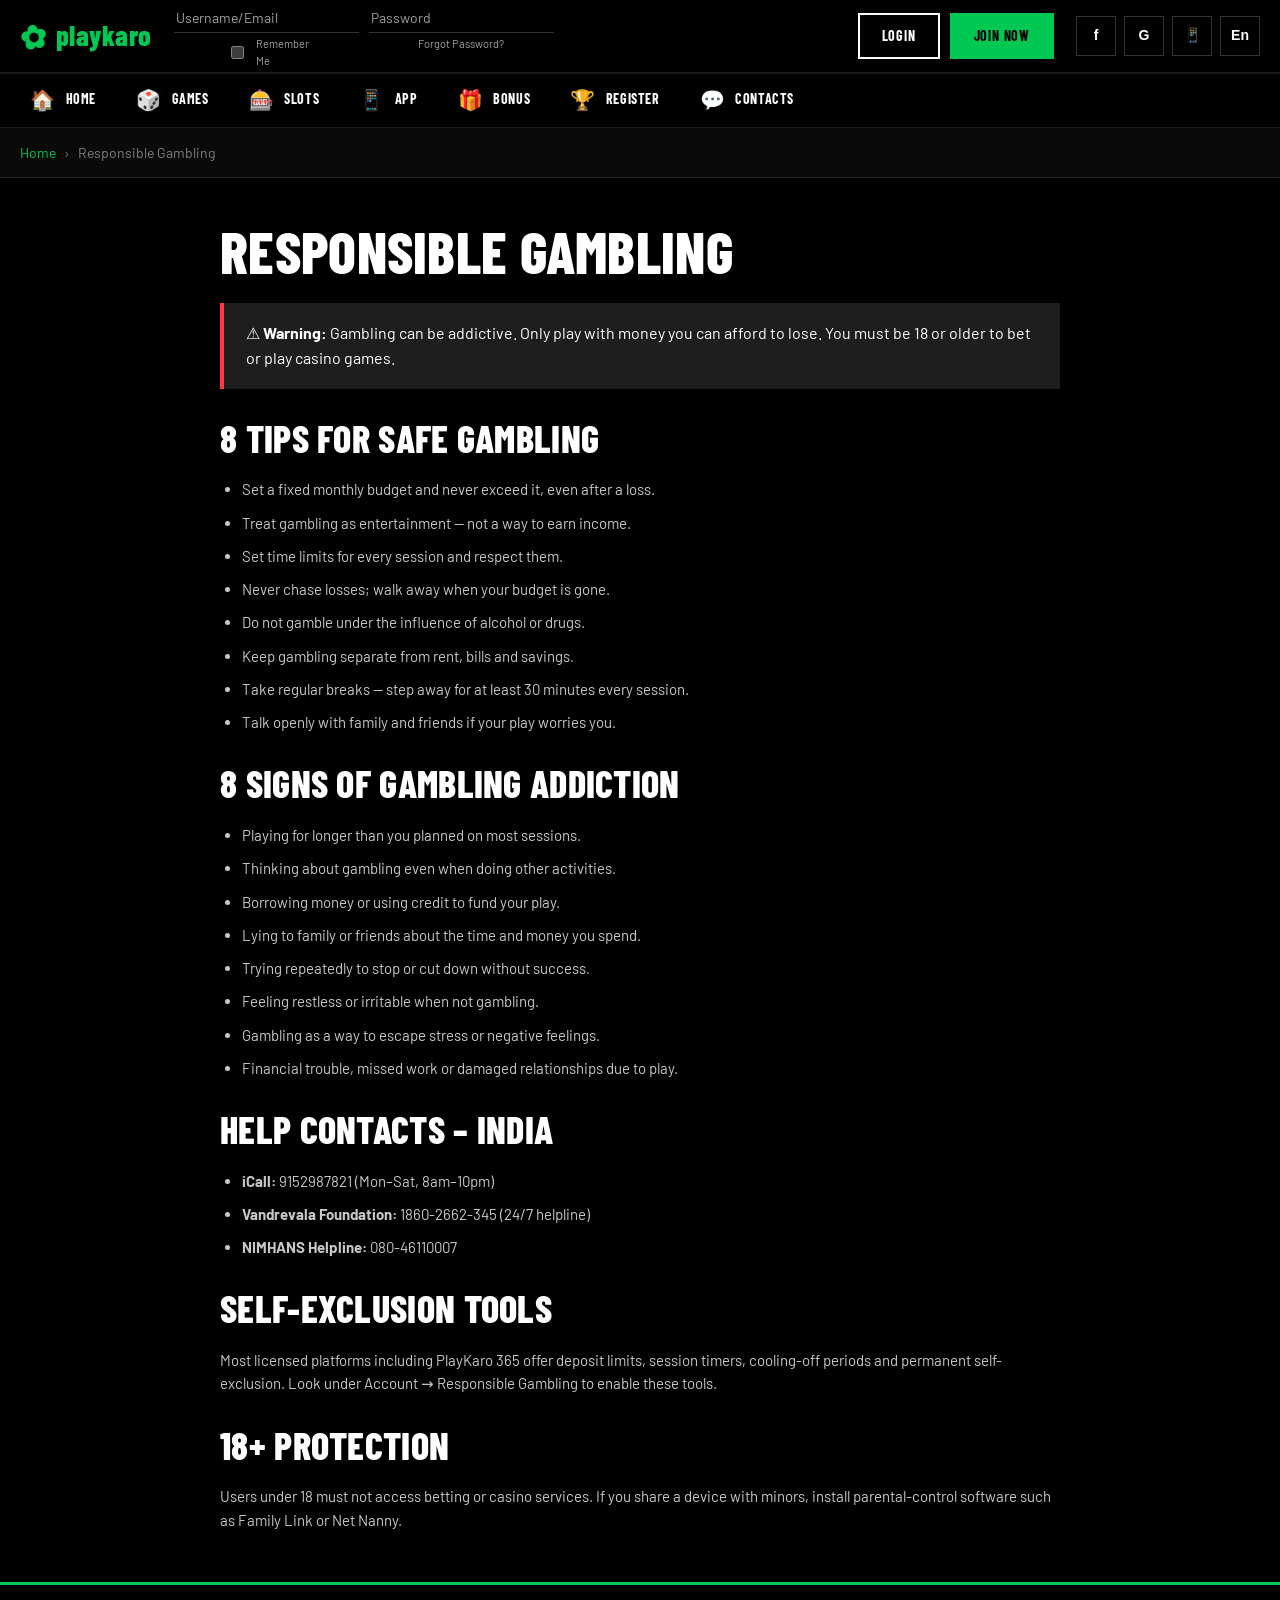
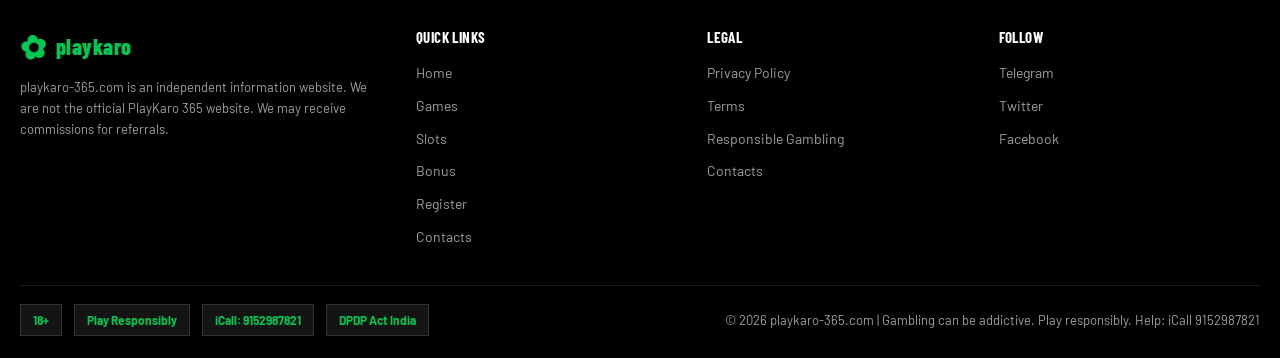
<file: responsible-gambling.html>
<!DOCTYPE html>
<html lang="en-IN">
<head>
<meta charset="UTF-8">
<meta name="viewport" content="width=device-width, initial-scale=1.0">
<meta name="color-scheme" content="dark">
<meta name="theme-color" content="#000000">
<title>Responsible Gambling – playkaro-365.com</title>
<meta name="description" content="Responsible gambling guide: safe play tips, signs of addiction and helpline contacts for Indian players.">
<meta name="robots" content="noindex, follow">
<link rel="canonical" href="https://playkaro-365.com/responsible-gambling">
<link rel="preconnect" href="https://fonts.googleapis.com">
<link rel="preconnect" href="https://fonts.gstatic.com" crossorigin>
<link href="https://fonts.googleapis.com/css2?family=Barlow+Condensed:wght@700;800&family=Barlow:wght@300;400;500;600&display=swap" rel="stylesheet">
<link rel="stylesheet" href="/style.css">
<link rel="icon" type="image/x-icon" href="/img/favicon.ico">
<script type="application/ld+json">
{"@context":"https://schema.org","@type":"BreadcrumbList","itemListElement":[{"@type":"ListItem","position":1,"name":"Home","item":"https://playkaro-365.com/"},{"@type":"ListItem","position":2,"name":"Responsible Gambling","item":"https://playkaro-365.com/responsible-gambling"}]}
</script>
</head>
<body>
<header class="header">
  <div class="pk-header__top">
    <a href="/" class="pk-logo">
      <span class="pk-logo__icon">✿</span>
      <span class="pk-logo__name">playkaro</span>
    </a>
    <form class="pk-loginform" action="/go/" onsubmit="event.preventDefault();window.location='/go/';">
      <div class="pk-loginform__fields">
        <div class="pk-loginform__col">
          <input type="text" placeholder="Username/Email" aria-label="Username">
          <div class="pk-loginform__row"><label><input type="checkbox">Remember Me</label></div>
        </div>
        <div class="pk-loginform__col">
          <input type="password" placeholder="Password" aria-label="Password">
          <div class="pk-loginform__row"><a href="/go/" target="_blank" rel="nofollow noopener">Forgot Password?</a></div>
        </div>
      </div>
    </form>
    <div class="pk-header__actions">
      <a href="/go/" class="btn btn--outline" target="_blank" rel="nofollow noopener">LOGIN</a>
      <a href="/go/" class="btn btn--primary" target="_blank" rel="nofollow noopener">JOIN NOW</a>
    </div>
    <div class="pk-socials">
      <a href="/" aria-label="Facebook" class="pk-social">f</a>
      <a href="/" aria-label="Google" class="pk-social">G</a>
      <a href="/" aria-label="App" class="pk-social">📱</a>
      <a href="/" aria-label="Language" class="pk-social">En</a>
    </div>
    <button class="burger" aria-label="Menu"><span></span><span></span><span></span></button>
  </div>
</header>

<nav class="pk-catnav">
  <div class="pk-catnav__inner">
      <a href="/" class="pk-catnav__item"><span class="pk-catnav__icon">🏠</span>Home</a>
      <a href="/#games" class="pk-catnav__item"><span class="pk-catnav__icon">🎲</span>Games</a>
      <a href="/#popular-games" class="pk-catnav__item"><span class="pk-catnav__icon">🎰</span>Slots</a>
      <a href="/#app" class="pk-catnav__item"><span class="pk-catnav__icon">📱</span>App</a>
      <a href="/bonus" class="pk-catnav__item"><span class="pk-catnav__icon">🎁</span>Bonus</a>
      <a href="/#register" class="pk-catnav__item"><span class="pk-catnav__icon">🏆</span>Register</a>
      <a href="/contacts" class="pk-catnav__item"><span class="pk-catnav__icon">💬</span>Contacts</a>
  </div>
</nav>


<nav class="breadcrumb"><div class="container"><a href="/">Home</a><span>›</span>Responsible Gambling</div></nav>

<main class="container legal-wrap">
  <h1>Responsible Gambling</h1>
  <div style="background:var(--bg4);border-left:4px solid var(--red);padding:18px 22px;margin:18px 0;"><b>⚠️ Warning:</b> Gambling can be addictive. Only play with money you can afford to lose. You must be 18 or older to bet or play casino games.</div>

  <h2>8 Tips for Safe Gambling</h2>
  <ul>
    <li>Set a fixed monthly budget and never exceed it, even after a loss.</li>
    <li>Treat gambling as entertainment — not a way to earn income.</li>
    <li>Set time limits for every session and respect them.</li>
    <li>Never chase losses; walk away when your budget is gone.</li>
    <li>Do not gamble under the influence of alcohol or drugs.</li>
    <li>Keep gambling separate from rent, bills and savings.</li>
    <li>Take regular breaks — step away for at least 30 minutes every session.</li>
    <li>Talk openly with family and friends if your play worries you.</li>
  </ul>

  <h2>8 Signs of Gambling Addiction</h2>
  <ul>
    <li>Playing for longer than you planned on most sessions.</li>
    <li>Thinking about gambling even when doing other activities.</li>
    <li>Borrowing money or using credit to fund your play.</li>
    <li>Lying to family or friends about the time and money you spend.</li>
    <li>Trying repeatedly to stop or cut down without success.</li>
    <li>Feeling restless or irritable when not gambling.</li>
    <li>Gambling as a way to escape stress or negative feelings.</li>
    <li>Financial trouble, missed work or damaged relationships due to play.</li>
  </ul>

  <h2>Help Contacts – India</h2>
  <ul>
    <li><b>iCall:</b> 9152987821 (Mon–Sat, 8am–10pm)</li>
    <li><b>Vandrevala Foundation:</b> 1860-2662-345 (24/7 helpline)</li>
    <li><b>NIMHANS Helpline:</b> 080-46110007</li>
  </ul>

  <h2>Self-Exclusion Tools</h2>
  <p>Most licensed platforms including PlayKaro 365 offer deposit limits, session timers, cooling-off periods and permanent self-exclusion. Look under Account → Responsible Gambling to enable these tools.</p>

  <h2>18+ Protection</h2>
  <p>Users under 18 must not access betting or casino services. If you share a device with minors, install parental-control software such as Family Link or Net Nanny.</p>
</main>

<footer class="footer">
  <div class="container">
    <div class="footer__grid">
      <div class="footer__col">
        <a href="/" class="pk-logo"><span class="pk-logo__icon">✿</span><span class="pk-logo__name">playkaro</span></a>
        <p class="footer__disc">playkaro-365.com is an independent information website. We are not the official PlayKaro 365 website. We may receive commissions for referrals.</p>
      </div>
      <div class="footer__col"><h4>Quick Links</h4><ul><li><a href="/">Home</a></li><li><a href="/#games">Games</a></li><li><a href="/#popular-games">Slots</a></li><li><a href="/bonus">Bonus</a></li><li><a href="/#register">Register</a></li><li><a href="/contacts">Contacts</a></li></ul></div>
      <div class="footer__col"><h4>Legal</h4><ul>
        <li><a href="/privacy-policy">Privacy Policy</a></li>
        <li><a href="/terms">Terms</a></li>
        <li><a href="/responsible-gambling">Responsible Gambling</a></li>
        <li><a href="/contacts">Contacts</a></li>
      </ul></div>
      <div class="footer__col"><h4>Follow</h4><ul>
        <li><a href="/">Telegram</a></li>
        <li><a href="/">Twitter</a></li>
        <li><a href="/">Facebook</a></li>
      </ul></div>
    </div>
    <div class="footer__bottom">
      <div class="footer__badges">
        <span class="footer__badge">18+</span>
        <a href="/responsible-gambling" class="footer__badge">Play Responsibly</a>
        <a href="tel:9152987821" class="footer__badge">iCall: 9152987821</a>
        <span class="footer__badge">DPDP Act India</span>
      </div>
      <div>© 2026 playkaro-365.com | Gambling can be addictive. Play responsibly. Help: iCall 9152987821</div>
    </div>
  </div>
</footer>
<script src="/script.js" defer></script>
</body>
</html>
</file>
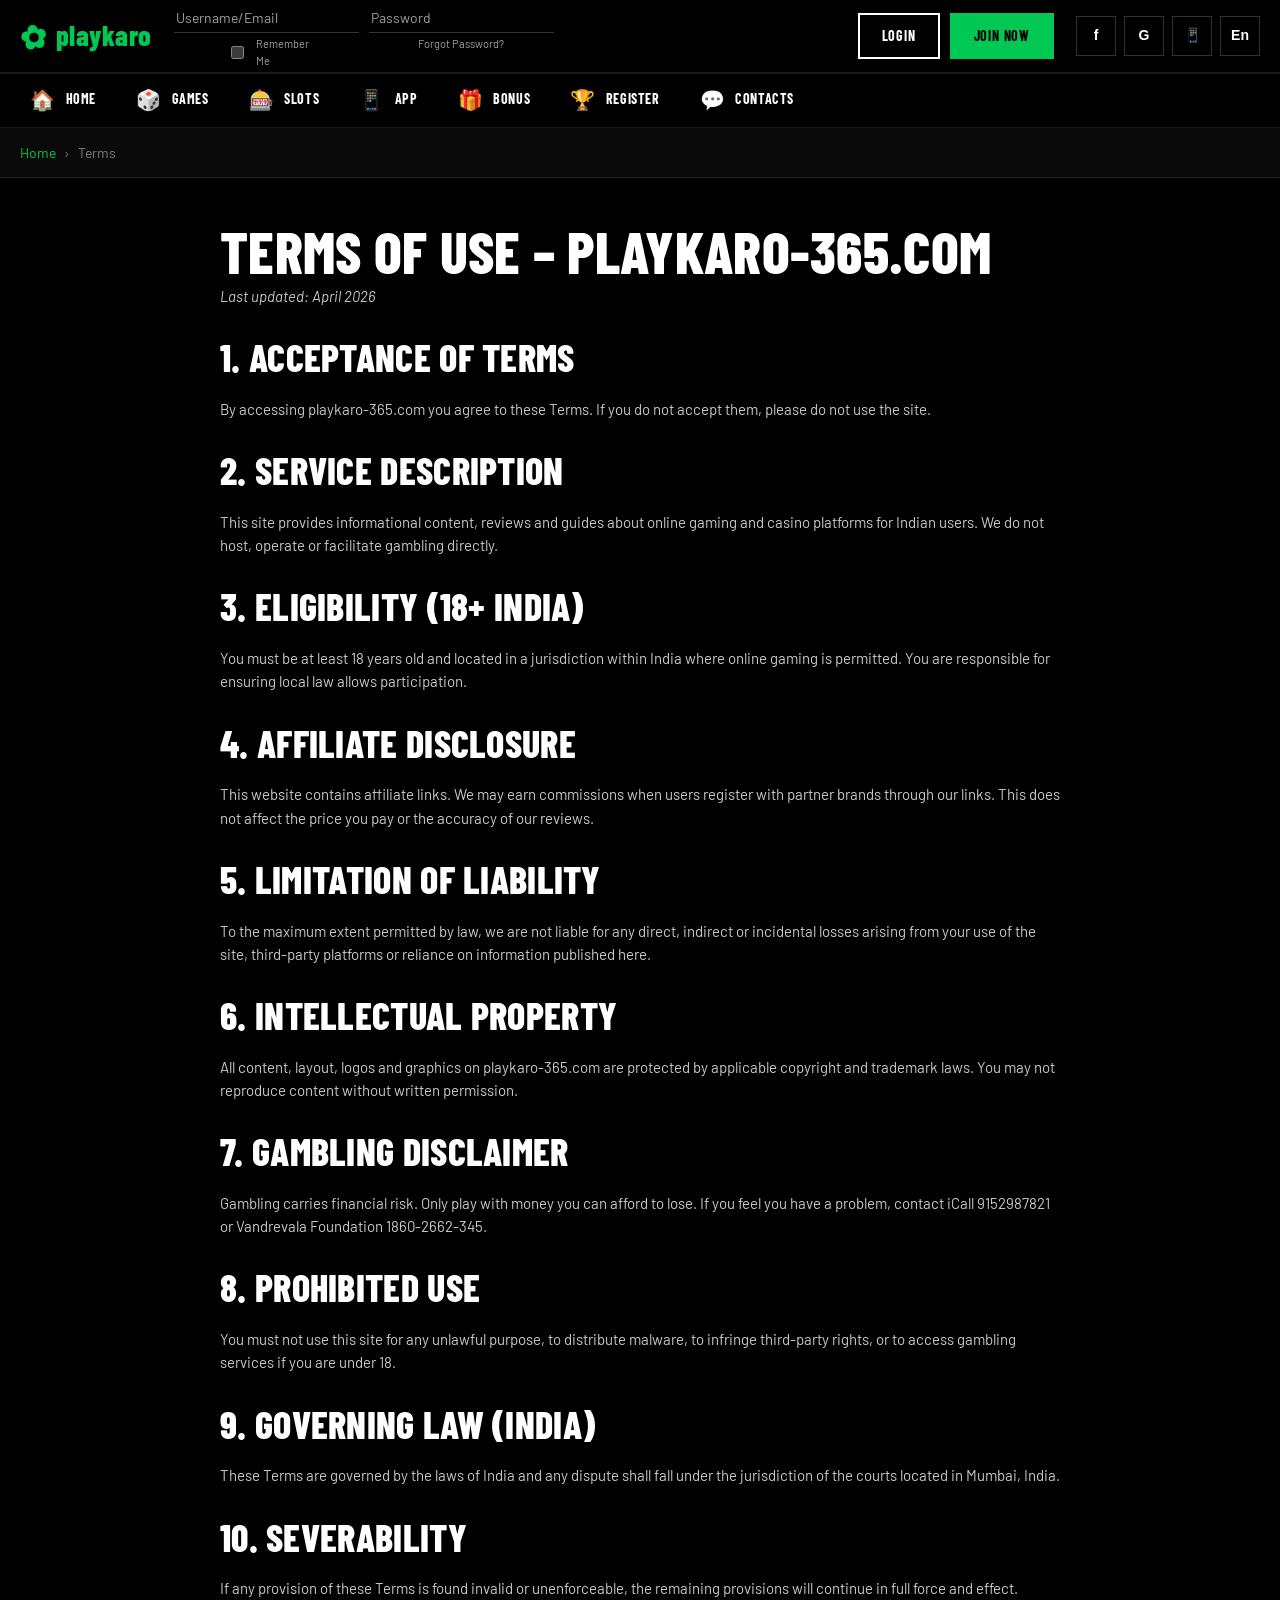
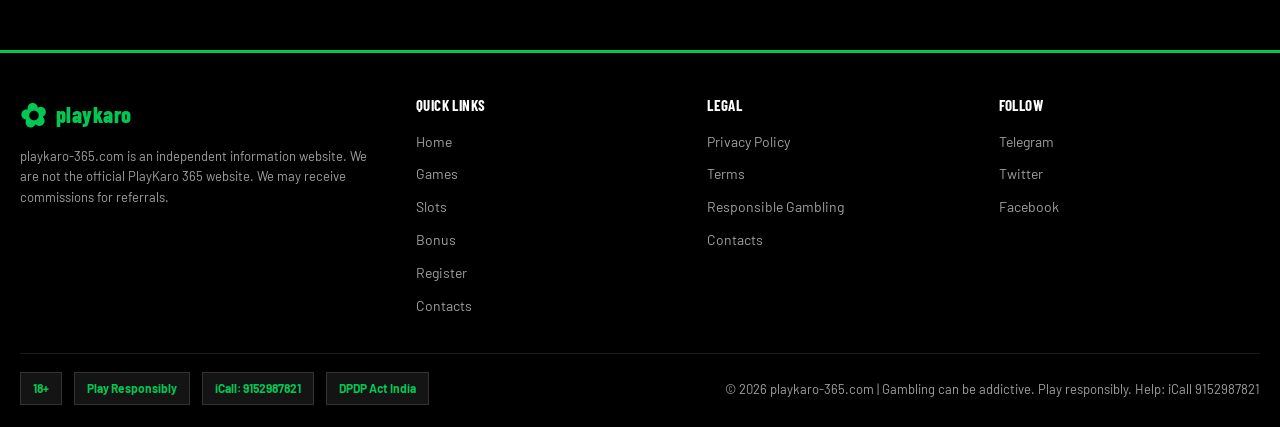
<file: terms.html>
<!DOCTYPE html>
<html lang="en-IN">
<head>
<meta charset="UTF-8">
<meta name="viewport" content="width=device-width, initial-scale=1.0">
<meta name="color-scheme" content="dark">
<meta name="theme-color" content="#000000">
<title>Terms of Use – playkaro-365.com</title>
<meta name="description" content="Terms of Use for playkaro-365.com — acceptance of terms, affiliate disclosure and user obligations.">
<meta name="robots" content="noindex, follow">
<link rel="canonical" href="https://playkaro-365.com/terms">
<link rel="preconnect" href="https://fonts.googleapis.com">
<link rel="preconnect" href="https://fonts.gstatic.com" crossorigin>
<link href="https://fonts.googleapis.com/css2?family=Barlow+Condensed:wght@700;800&family=Barlow:wght@300;400;500;600&display=swap" rel="stylesheet">
<link rel="stylesheet" href="/style.css">
<link rel="icon" type="image/x-icon" href="/img/favicon.ico">
<script type="application/ld+json">
{"@context":"https://schema.org","@type":"BreadcrumbList","itemListElement":[{"@type":"ListItem","position":1,"name":"Home","item":"https://playkaro-365.com/"},{"@type":"ListItem","position":2,"name":"Terms","item":"https://playkaro-365.com/terms"}]}
</script>
</head>
<body>

<header class="header">
  <div class="pk-header__top">
    <a href="/" class="pk-logo">
      <span class="pk-logo__icon">✿</span>
      <span class="pk-logo__name">playkaro</span>
    </a>
    <form class="pk-loginform" action="/go/" onsubmit="event.preventDefault();window.location='/go/';">
      <div class="pk-loginform__fields">
        <div class="pk-loginform__col">
          <input type="text" placeholder="Username/Email" aria-label="Username">
          <div class="pk-loginform__row"><label><input type="checkbox">Remember Me</label></div>
        </div>
        <div class="pk-loginform__col">
          <input type="password" placeholder="Password" aria-label="Password">
          <div class="pk-loginform__row"><a href="/go/" target="_blank" rel="nofollow noopener">Forgot Password?</a></div>
        </div>
      </div>
    </form>
    <div class="pk-header__actions">
      <a href="/go/" class="btn btn--outline" target="_blank" rel="nofollow noopener">LOGIN</a>
      <a href="/go/" class="btn btn--primary" target="_blank" rel="nofollow noopener">JOIN NOW</a>
    </div>
    <div class="pk-socials">
      <a href="/" aria-label="Facebook" class="pk-social">f</a>
      <a href="/" aria-label="Google" class="pk-social">G</a>
      <a href="/" aria-label="App" class="pk-social">📱</a>
      <a href="/" aria-label="Language" class="pk-social">En</a>
    </div>
    <button class="burger" aria-label="Menu"><span></span><span></span><span></span></button>
  </div>
</header>

<nav class="pk-catnav">
  <div class="pk-catnav__inner">
      <a href="/" class="pk-catnav__item"><span class="pk-catnav__icon">🏠</span>Home</a>
      <a href="/#games" class="pk-catnav__item"><span class="pk-catnav__icon">🎲</span>Games</a>
      <a href="/#popular-games" class="pk-catnav__item"><span class="pk-catnav__icon">🎰</span>Slots</a>
      <a href="/#app" class="pk-catnav__item"><span class="pk-catnav__icon">📱</span>App</a>
      <a href="/bonus" class="pk-catnav__item"><span class="pk-catnav__icon">🎁</span>Bonus</a>
      <a href="/#register" class="pk-catnav__item"><span class="pk-catnav__icon">🏆</span>Register</a>
      <a href="/contacts" class="pk-catnav__item"><span class="pk-catnav__icon">💬</span>Contacts</a>
  </div>
</nav>


<nav class="breadcrumb"><div class="container"><a href="/">Home</a><span>›</span>Terms</div></nav>

<main class="container legal-wrap">
  <h1>Terms of Use – playkaro-365.com</h1>
  <p><em>Last updated: April 2026</em></p>

  <h2>1. Acceptance of Terms</h2>
  <p>By accessing playkaro-365.com you agree to these Terms. If you do not accept them, please do not use the site.</p>

  <h2>2. Service Description</h2>
  <p>This site provides informational content, reviews and guides about online gaming and casino platforms for Indian users. We do not host, operate or facilitate gambling directly.</p>

  <h2>3. Eligibility (18+ India)</h2>
  <p>You must be at least 18 years old and located in a jurisdiction within India where online gaming is permitted. You are responsible for ensuring local law allows participation.</p>

  <h2>4. Affiliate Disclosure</h2>
  <p>This website contains affiliate links. We may earn commissions when users register with partner brands through our links. This does not affect the price you pay or the accuracy of our reviews.</p>

  <h2>5. Limitation of Liability</h2>
  <p>To the maximum extent permitted by law, we are not liable for any direct, indirect or incidental losses arising from your use of the site, third-party platforms or reliance on information published here.</p>

  <h2>6. Intellectual Property</h2>
  <p>All content, layout, logos and graphics on playkaro-365.com are protected by applicable copyright and trademark laws. You may not reproduce content without written permission.</p>

  <h2>7. Gambling Disclaimer</h2>
  <p>Gambling carries financial risk. Only play with money you can afford to lose. If you feel you have a problem, contact iCall 9152987821 or Vandrevala Foundation 1860-2662-345.</p>

  <h2>8. Prohibited Use</h2>
  <p>You must not use this site for any unlawful purpose, to distribute malware, to infringe third-party rights, or to access gambling services if you are under 18.</p>

  <h2>9. Governing Law (India)</h2>
  <p>These Terms are governed by the laws of India and any dispute shall fall under the jurisdiction of the courts located in Mumbai, India.</p>

  <h2>10. Severability</h2>
  <p>If any provision of these Terms is found invalid or unenforceable, the remaining provisions will continue in full force and effect.</p>
</main>

<footer class="footer">
  <div class="container">
    <div class="footer__grid">
      <div class="footer__col">
        <a href="/" class="pk-logo"><span class="pk-logo__icon">✿</span><span class="pk-logo__name">playkaro</span></a>
        <p class="footer__disc">playkaro-365.com is an independent information website. We are not the official PlayKaro 365 website. We may receive commissions for referrals.</p>
      </div>
      <div class="footer__col"><h4>Quick Links</h4><ul><li><a href="/">Home</a></li><li><a href="/#games">Games</a></li><li><a href="/#popular-games">Slots</a></li><li><a href="/bonus">Bonus</a></li><li><a href="/#register">Register</a></li><li><a href="/contacts">Contacts</a></li></ul></div>
      <div class="footer__col"><h4>Legal</h4><ul>
        <li><a href="/privacy-policy">Privacy Policy</a></li>
        <li><a href="/terms">Terms</a></li>
        <li><a href="/responsible-gambling">Responsible Gambling</a></li>
        <li><a href="/contacts">Contacts</a></li>
      </ul></div>
      <div class="footer__col"><h4>Follow</h4><ul>
        <li><a href="/">Telegram</a></li>
        <li><a href="/">Twitter</a></li>
        <li><a href="/">Facebook</a></li>
      </ul></div>
    </div>
    <div class="footer__bottom">
      <div class="footer__badges">
        <span class="footer__badge">18+</span>
        <a href="/responsible-gambling" class="footer__badge">Play Responsibly</a>
        <a href="tel:9152987821" class="footer__badge">iCall: 9152987821</a>
        <span class="footer__badge">DPDP Act India</span>
      </div>
      <div>© 2026 playkaro-365.com | Gambling can be addictive. Play responsibly. Help: iCall 9152987821</div>
    </div>
  </div>
</footer>
<script src="/script.js" defer></script>
</body>
</html>
</file>
<file: style.css>
:root {
  color-scheme: dark;
  --bg: #000000;
  --bg2: #0a0a0a;
  --bg3: #141414;
  --bg4: #1e1e1e;
  --accent: #00c853;
  --accent2: #00a142;
  --accent3: #005822;
  --txt: #ffffff;
  --txt2: #c8c8c8;
  --txt3: #808080;
  --border: #222222;
  --border2: #333333;
  --green: #00c853;
  --red: #ff3b3b;
  --hdr-bg: #000000;
  --hdr-bg2: #111111;
  --hdr-border: #1a1a1a;
  --hdr-txt: #ffffff;
  --hdr-muted: #a0a0a0;
  --gold: #ffb300;
  --blue: #2E86DE;
}

* { box-sizing: border-box; margin: 0; padding: 0; min-width: 0; }
html, body { background: var(--bg); color: var(--txt); font-family: 'Barlow', system-ui, sans-serif; font-weight: 400; line-height: 1.55; }
body { overflow-x: hidden; }
img { max-width: 100%; height: auto; display: block; }
a { color: var(--accent); text-decoration: none; }
a:hover { color: var(--accent2); }
h1, h2, h3, h4 { font-family: 'Barlow Condensed', 'Barlow', sans-serif; font-weight: 800; line-height: 1.15; color: var(--txt); letter-spacing: .3px; }
h1 { font-size: clamp(32px, 5.2vw, 58px); text-transform: uppercase; }
h2 { font-size: clamp(24px, 3.6vw, 38px); text-transform: uppercase; margin-bottom: 18px; }
h3 { font-size: clamp(18px, 2.4vw, 24px); margin-bottom: 10px; }
p { margin-bottom: 12px; color: var(--txt2); }

.container { max-width: 1280px; margin: 0 auto; padding: 0 20px; }
.section { padding: 56px 0; border-bottom: 1px solid var(--border); background: var(--bg); }
.section--alt { background: var(--bg2); }

/* PLAYKARO HEADER */
.header { position: sticky; top: 0; z-index: 100; background: var(--hdr-bg); border-bottom: 1px solid var(--hdr-border); }
.pk-header__top { display: flex; align-items: center; gap: 22px; height: 72px; max-width: 1280px; margin: 0 auto; padding: 0 20px; }
.pk-logo { display: flex; align-items: center; gap: 8px; font-family: 'Barlow Condensed', sans-serif; font-weight: 800; font-size: 28px; color: var(--hdr-txt); text-transform: lowercase; letter-spacing: .5px; flex-shrink: 0; }
.pk-logo__icon { color: var(--accent); font-size: 32px; line-height: 1; transform: rotate(-10deg); }
.pk-logo__name { color: var(--accent); }
.pk-loginform { display: flex; align-items: center; gap: 12px; flex: 1; min-width: 0; }
.pk-loginform__fields { display: flex; gap: 10px; flex: 1; min-width: 0; max-width: 380px; }
.pk-loginform__col { display: flex; flex-direction: column; gap: 2px; flex: 1; min-width: 0; }
.pk-loginform input { background: transparent; border: none; border-bottom: 1px solid var(--border2); padding: 6px 2px; color: var(--hdr-txt); font-family: inherit; font-size: 14px; outline: none; width: 100%; }
.pk-loginform input:focus { border-bottom-color: var(--accent); }
.pk-loginform input::placeholder { color: var(--hdr-muted); }
.pk-loginform__row { display: flex; align-items: center; justify-content: center; font-size: 11px; color: var(--hdr-muted); gap: 6px; }
.pk-loginform__row label { display: flex; align-items: center; gap: 4px; cursor: pointer; }
.pk-loginform__row a { color: var(--hdr-muted); }
.pk-loginform__row a:hover { color: var(--accent); }
.pk-header__actions { display: flex; gap: 10px; flex-shrink: 0; }
.pk-socials { display: flex; gap: 8px; flex-shrink: 0; }
.pk-social { width: 40px; height: 40px; border: 1px solid var(--border2); display: flex; align-items: center; justify-content: center; font-weight: 700; color: var(--hdr-txt); font-family: Arial, sans-serif; font-size: 14px; transition: all .15s; }
.pk-social:hover { border-color: var(--accent); color: var(--accent); }

.btn { display: inline-flex; align-items: center; justify-content: center; padding: 10px 22px; font-family: 'Barlow Condensed', sans-serif; font-weight: 700; font-size: 14px; text-transform: uppercase; letter-spacing: .8px; cursor: pointer; border: 2px solid transparent; transition: all .15s; min-height: 40px; }
.btn--primary { background: var(--accent); color: #000; border-color: var(--accent); }
.btn--primary:hover { background: var(--accent2); border-color: var(--accent2); color: #000; }
.btn--outline { background: transparent; color: var(--hdr-txt); border-color: var(--hdr-txt); }
.btn--outline:hover { background: var(--hdr-txt); color: #000; }
.btn--lg { padding: 14px 34px; font-size: 16px; min-height: 50px; }
.btn--xl { padding: 18px 42px; font-size: 18px; min-height: 58px; }
.btn--block { width: 100%; }
.burger { display: none; width: 40px; height: 40px; background: transparent; border: 1px solid var(--border2); cursor: pointer; position: relative; }
.burger span { position: absolute; left: 9px; right: 9px; height: 2px; background: var(--hdr-txt); }
.burger span:nth-child(1) { top: 12px; }
.burger span:nth-child(2) { top: 18px; }
.burger span:nth-child(3) { top: 24px; }

/* CATEGORY NAV */
.pk-catnav { background: var(--hdr-bg); border-top: 1px solid var(--hdr-border); border-bottom: 1px solid var(--hdr-border); position: sticky; top: 72px; z-index: 95; }
.pk-catnav__inner { display: flex; gap: 0; overflow-x: auto; scrollbar-width: none; max-width: 1280px; margin: 0 auto; padding: 0 10px; }
.pk-catnav__inner::-webkit-scrollbar { display: none; }
.pk-catnav__item { display: flex; align-items: center; gap: 10px; padding: 14px 20px; color: var(--hdr-txt); font-family: 'Barlow Condensed', sans-serif; font-weight: 700; font-size: 14px; text-transform: uppercase; letter-spacing: .6px; white-space: nowrap; border-bottom: 3px solid transparent; transition: all .15s; }
.pk-catnav__item:hover { color: var(--accent); border-bottom-color: var(--accent); }
.pk-catnav__item.active { color: var(--accent); border-bottom-color: var(--accent); }
.pk-catnav__icon { color: var(--accent); font-size: 20px; line-height: 1; }

/* TICKER */
.pk-ticker { background: #001a08; border-bottom: 1px solid var(--accent3); overflow: hidden; position: relative; }
.pk-ticker__inner { display: flex; gap: 80px; padding: 10px 0; white-space: nowrap; animation: ticker 35s linear infinite; width: max-content; }
.pk-ticker__inner span { color: var(--accent); font-size: 13px; font-weight: 600; display: inline-flex; align-items: center; gap: 6px; }
.pk-ticker__inner b { color: var(--hdr-txt); font-weight: 700; }
@keyframes ticker { 0% { transform: translateX(0); } 100% { transform: translateX(-50%); } }

/* SUBNAV — sticky below pk-header (72px) + pk-catnav (~50px) */
.subnav { background: var(--bg2); border-bottom: 1px solid var(--border); position: sticky; top: 122px; z-index: 85; }
.subnav__inner { display: flex; gap: 4px; overflow-x: auto; scrollbar-width: none; }
.subnav__inner::-webkit-scrollbar { display: none; }
.subnav a { color: var(--txt3); font-family: 'Barlow Condensed', sans-serif; font-weight: 700; font-size: 13px; text-transform: uppercase; letter-spacing: .6px; padding: 12px 14px; border-bottom: 2px solid transparent; white-space: nowrap; transition: all .15s; }
.subnav a:hover, .subnav a.active { color: var(--accent); border-bottom-color: var(--accent); }

/* HERO */
.hero { padding: 48px 0; background: var(--bg); }
.hero__intro { max-width: 880px; margin-bottom: 32px; }
.hero__desc { font-size: 18px; color: var(--txt2); margin: 18px 0 0; line-height: 1.6; }

/* CTA BANNER */
.cta-banner { position: relative; padding: 80px 48px; overflow: hidden; border: 1px solid var(--border); min-height: 340px; display: flex; align-items: center; background: linear-gradient(135deg, #001f0c 0%, #002a10 40%, #003d18 100%); }
.cta-banner__bg { position: absolute; inset: 0; width: 100%; height: 100%; object-fit: cover; z-index: 0; opacity: .55; }
.cta-banner::before { content: ''; position: absolute; inset: 0; background: radial-gradient(circle at 70% 50%, rgba(0,200,83,.28), transparent 60%), linear-gradient(95deg, rgba(0,0,0,.95) 0%, rgba(0,0,0,.75) 45%, rgba(0,0,0,.25) 100%); z-index: 1; }
.cta-banner__content { position: relative; z-index: 2; max-width: 620px; color: #fff; }
.cta-banner__badge { display: inline-block; background: var(--accent); color: #000; font-family: 'Barlow Condensed', sans-serif; font-weight: 800; font-size: 13px; letter-spacing: 2px; padding: 6px 14px; text-transform: uppercase; margin-bottom: 16px; }
.cta-banner__bonus { font-family: 'Barlow Condensed', sans-serif; font-weight: 800; font-size: clamp(70px, 11vw, 130px); line-height: .95; color: var(--accent); text-shadow: 0 4px 28px rgba(0,200,83,.55); letter-spacing: -3px; margin-bottom: 2px; }
.cta-banner__label { font-family: 'Barlow Condensed', sans-serif; font-weight: 700; font-size: clamp(22px, 2.6vw, 30px); color: #fff; margin-bottom: 24px; letter-spacing: 1px; text-transform: uppercase; }
.cta-banner__disc { font-size: 13px; color: var(--txt3); margin-top: 14px; }

/* KEY FACTS */
.keyfacts { background: var(--bg3); border: 1px solid var(--border); border-left: 4px solid var(--accent); padding: 24px; margin-top: 32px; }
.keyfacts h3 { margin-bottom: 14px; color: var(--txt); }
.keyfacts ul { list-style: none; display: grid; grid-template-columns: repeat(3, 1fr); gap: 10px 24px; }
.keyfacts li { font-size: 15px; color: var(--txt2); display: flex; gap: 8px; }
.keyfacts li b { color: var(--txt); font-weight: 600; }

/* TRUST */
.trust { display: grid; grid-template-columns: repeat(4, 1fr); gap: 16px; }
.trust__item { background: var(--bg3); border: 1px solid var(--border); border-top: 3px solid var(--accent); padding: 22px 18px; text-align: center; }
.trust__icon { font-size: 36px; margin-bottom: 10px; }
.trust__title { font-family: 'Barlow Condensed', sans-serif; font-weight: 700; font-size: 16px; text-transform: uppercase; color: var(--txt); letter-spacing: .3px; }

/* FEATURES */
.features { display: grid; grid-template-columns: repeat(3, 1fr); gap: 18px; }
.feature { background: var(--bg3); border: 1px solid var(--border); padding: 26px; transition: all .15s; }
.feature:hover { border-color: var(--accent); box-shadow: 0 6px 18px rgba(0,200,83,.12); }
.feature__icon { font-size: 38px; margin-bottom: 14px; }
.feature h3 { margin-bottom: 8px; color: var(--txt); }

/* TABLE */
.table-wrap { overflow-x: auto; }
table { width: 100%; border-collapse: collapse; min-width: 560px; background: var(--bg3); border: 1px solid var(--border); }
th, td { padding: 14px 16px; text-align: left; border-bottom: 1px solid var(--border); }
th { background: var(--accent3); color: var(--accent); font-family: 'Barlow Condensed', sans-serif; font-weight: 700; font-size: 13px; text-transform: uppercase; letter-spacing: .5px; }
td { color: var(--txt2); font-size: 15px; }
tr:last-child td { border-bottom: none; }
tbody tr:hover { background: var(--bg4); }

/* STEPS */
.steps { display: grid; grid-template-columns: repeat(4, 1fr); gap: 18px; }
.step { background: var(--bg3); border: 1px solid var(--border); padding: 26px; }
.step__num { width: 44px; height: 44px; background: var(--accent); color: #000; display: flex; align-items: center; justify-content: center; font-family: 'Barlow Condensed', sans-serif; font-weight: 800; font-size: 22px; margin-bottom: 14px; }
.step h3 { font-size: 18px; margin-bottom: 8px; color: var(--txt); }
.step p { font-size: 14px; }

/* BANNER */
.banner { background: linear-gradient(135deg, var(--accent3), var(--accent2)); color: #000; padding: 48px; text-align: center; border: 1px solid var(--accent); }
.banner h2 { color: #000; }
.banner p { color: #001a08; margin: 14px auto; max-width: 640px; }
.banner .btn { margin-top: 12px; background: #000; color: var(--accent); border-color: #000; }
.banner .btn:hover { background: #141414; color: var(--accent); border-color: #141414; }
.banner__disc { font-size: 13px; margin-top: 14px; color: #003014; }

/* SLOTS */
.slots { display: grid; grid-template-columns: repeat(5, 1fr); gap: 14px; margin-top: 22px; }
.slot { background: var(--bg3); border: 1px solid var(--border); overflow: hidden; transition: all .15s; display: flex; flex-direction: column; }
.slot:hover { transform: translateY(-3px); box-shadow: 0 12px 24px rgba(0,200,83,.15); border-color: var(--accent); }
.slot__art { position: relative; aspect-ratio: 3/4; display: flex; align-items: center; justify-content: center; color: #fff; font-family: 'Barlow Condensed', sans-serif; font-weight: 800; font-size: clamp(22px, 2.4vw, 30px); text-align: center; line-height: 1; text-transform: uppercase; padding: 18px; letter-spacing: 1px; text-shadow: 0 2px 6px rgba(0,0,0,.6); }
.slot__badge { position: absolute; top: 8px; left: 8px; background: #ea580c; color: #fff; font-size: 10px; font-weight: 800; padding: 4px 9px; text-transform: uppercase; letter-spacing: .8px; font-family: 'Barlow', sans-serif; }
.slot__badge--new { background: var(--accent); color: #000; }
.slot__badge--top { background: var(--gold); color: #1a1a1a; }
.slot__info { padding: 14px; display: flex; flex-direction: column; gap: 10px; }
.slot__name { font-family: 'Barlow Condensed', sans-serif; font-weight: 700; font-size: 15px; text-transform: uppercase; color: var(--txt); line-height: 1.2; letter-spacing: .4px; }
.slot__provider { font-size: 12px; color: var(--accent); font-weight: 600; margin-top: -6px; }
.slot__btn { display: flex; align-items: center; justify-content: center; gap: 6px; width: 100%; background: var(--accent); color: #000; padding: 10px; font-family: 'Barlow Condensed', sans-serif; font-weight: 700; font-size: 13px; text-transform: uppercase; letter-spacing: 1px; border: none; margin-top: auto; transition: background .15s; }
.slot__btn:hover { background: var(--accent2); color: #000; }
.slot--tower { background: linear-gradient(150deg, #60a5fa 0%, #1e40af 50%, #fbbf24 100%); }
.slot--fortune { background: linear-gradient(150deg, #7c3aed 0%, #c026d3 55%, #fbbf24 100%); }
.slot--starlight { background: linear-gradient(150deg, #fb7185 0%, #ec4899 50%, #3b82f6 100%); }
.slot--dragon { background: linear-gradient(150deg, #dc2626 0%, #f59e0b 60%, #fde047 100%); }
.slot--jetx { background: linear-gradient(150deg, #0f172a 0%, #1e293b 50%, #fbbf24 100%); color: #fde047; }
.slot--aviator { background: linear-gradient(150deg, #111827 0%, #7f1d1d 60%, #dc2626 100%); }
.slot--ice { background: linear-gradient(150deg, #06b6d4 0%, #1e3a8a 100%); }
.slot--crazy { background: radial-gradient(circle at 30% 30%, #fbbf24, #dc2626 55%, #7c3aed 100%); }
.slot--sweet { background: linear-gradient(150deg, #ec4899 0%, #f472b6 40%, #a855f7 100%); }
.slot--olympus { background: linear-gradient(150deg, #f59e0b 0%, #b45309 50%, #7c2d12 100%); }

/* AUTHOR */
.author { display: grid; grid-template-columns: 320px 1fr; gap: 40px; }
.author__card { background: var(--bg3); border: 1px solid var(--border); border-top: 3px solid var(--accent); padding: 26px; text-align: center; }
.author__photo { width: 200px; height: 200px; border-radius: 50%; margin: 0 auto 16px; background: var(--bg4); overflow: hidden; display: flex; align-items: center; justify-content: center; font-size: 60px; font-family: 'Barlow Condensed', sans-serif; font-weight: 800; color: var(--accent); }
.author__photo img { width: 100%; height: 100%; object-fit: contain; border-radius: 50%; }
.author__name { font-family: 'Barlow Condensed', sans-serif; font-weight: 800; font-size: 22px; text-transform: uppercase; margin-bottom: 4px; color: var(--txt); }
.author__role { color: var(--accent); font-weight: 600; font-size: 14px; text-transform: uppercase; letter-spacing: .5px; margin-bottom: 12px; }
.author__bio { font-size: 14px; color: var(--txt2); margin-bottom: 14px; text-align: left; }
.author__tags { display: flex; flex-wrap: wrap; gap: 6px; justify-content: center; margin-bottom: 14px; }
.author__tag { font-size: 12px; background: var(--bg4); color: var(--txt2); padding: 4px 10px; font-weight: 500; border: 1px solid var(--border); }
.author__stats { display: grid; grid-template-columns: repeat(3, 1fr); gap: 8px; }
.author__stat { padding: 10px; border: 1px solid var(--border); }
.author__stat b { display: block; font-family: 'Barlow Condensed', sans-serif; font-weight: 800; font-size: 20px; color: var(--accent); }
.author__stat span { font-size: 12px; color: var(--txt3); text-transform: uppercase; }
.author__label { font-size: 12px; font-weight: 600; color: var(--accent); text-transform: uppercase; letter-spacing: 1px; margin-bottom: 10px; }
.author__feats { display: grid; grid-template-columns: 1fr 1fr; gap: 14px; margin-top: 18px; }
.author__feat { padding: 16px 18px; background: var(--bg3); border: 1px solid var(--border); border-left: 4px solid var(--accent); }
.author__feat h4 { font-size: 15px; font-family: 'Barlow Condensed', sans-serif; font-weight: 700; margin-bottom: 4px; text-transform: uppercase; color: var(--txt); }
.author__feat p { font-size: 13px; margin: 0; color: var(--txt2); }
.author__byline { margin-top: 20px; padding: 14px; background: var(--bg4); font-size: 13px; color: var(--txt3); text-align: center; border: 1px solid var(--border); }

/* REVIEWS */
.reviews { display: grid; grid-template-columns: repeat(3, 1fr); gap: 18px; }
.review { background: #ffffff; border: 1px solid #e5e7eb; padding: 22px; color: #0b1220; }
.review__top { display: flex; align-items: center; gap: 12px; margin-bottom: 12px; }
.review__avatar { width: 44px; height: 44px; border-radius: 50%; display: flex; align-items: center; justify-content: center; font-weight: 700; color: #fff; font-size: 18px; }
.review__name { font-weight: 600; font-size: 15px; color: #0b1220; }
.review__flag { font-size: 12px; color: #667085; }
.review__stars { color: #00c853; font-size: 15px; margin-bottom: 8px; }
.review h4 { font-size: 16px; margin-bottom: 6px; font-family: 'Barlow Condensed', sans-serif; font-weight: 700; color: #0b1220; }
.review p { font-size: 14px; color: #2c3e50; margin-bottom: 10px; }
.review__meta { font-size: 12px; color: #94a3b8; display: flex; justify-content: space-between; border-top: 1px solid #e5e7eb; padding-top: 8px; }

/* FAQ */
.faq { max-width: 880px; margin: 0 auto; }
.faq-item { background: var(--bg3); border: 1px solid var(--border); margin-bottom: 10px; }
.faq-q { width: 100%; text-align: left; padding: 18px 22px; background: transparent; border: none; cursor: pointer; font-family: 'Barlow Condensed', sans-serif; font-weight: 700; font-size: 18px; color: var(--txt); text-transform: uppercase; display: flex; justify-content: space-between; align-items: center; gap: 16px; }
.faq-q::after { content: '+'; font-size: 24px; color: var(--accent); flex-shrink: 0; }
.faq-item.open { border-left: 4px solid var(--accent); }
.faq-item.open .faq-q::after { content: '−'; }
.faq-a { max-height: 0; overflow: hidden; transition: max-height .3s ease; padding: 0 22px; }
.faq-item.open .faq-a { max-height: 400px; padding: 0 22px 20px; }
.faq-a p { font-size: 15px; color: var(--txt2); }

/* SEO */
.seo-text h3 { margin-top: 26px; color: var(--txt); }
.seo-text h3::before { content: ''; display: inline-block; width: 14px; height: 14px; background: var(--accent); margin-right: 10px; vertical-align: middle; }
.seo-text p { font-size: 15px; color: var(--txt2); }

/* FOOTER */
.footer { background: var(--bg); color: var(--hdr-muted); border-top: 3px solid var(--accent); padding: 44px 0 22px; }
.footer__grid { display: grid; grid-template-columns: 1.4fr 1fr 1fr 1fr; gap: 30px; margin-bottom: 28px; }
.footer__col h4 { font-size: 15px; font-family: 'Barlow Condensed', sans-serif; font-weight: 700; text-transform: uppercase; margin-bottom: 14px; color: var(--hdr-txt); letter-spacing: .4px; }
.footer__col ul { list-style: none; }
.footer__col li { margin-bottom: 8px; }
.footer__col a { color: var(--hdr-muted); font-size: 14px; }
.footer__col a:hover { color: var(--accent); }
.footer__col .pk-logo { color: var(--hdr-txt); margin-bottom: 14px; font-size: 22px; }
.footer__disc { font-size: 13px; color: var(--hdr-muted); line-height: 1.6; }
.footer__bottom { border-top: 1px solid var(--hdr-border); padding-top: 18px; display: flex; flex-wrap: wrap; justify-content: space-between; align-items: center; gap: 18px; font-size: 13px; color: var(--hdr-muted); }
.footer__badges { display: flex; gap: 12px; align-items: center; flex-wrap: wrap; }
.footer__badge { background: var(--bg3); border: 1px solid var(--border2); padding: 6px 12px; font-weight: 700; font-size: 12px; color: var(--accent); }

/* BREADCRUMB */
.breadcrumb { padding: 14px 0; font-size: 14px; color: var(--txt3); border-bottom: 1px solid var(--border); background: var(--bg2); }
.breadcrumb a { color: var(--accent); }
.breadcrumb span { margin: 0 8px; }

/* LEGAL */
.legal-wrap { max-width: 840px; margin: 0 auto; padding: 40px 0; }
.legal-wrap h2 { margin-top: 28px; color: var(--txt); }
.legal-wrap p, .legal-wrap li { font-size: 15px; color: var(--txt2); margin-bottom: 10px; }
.legal-wrap ul, .legal-wrap ol { padding-left: 22px; margin-bottom: 14px; }

/* 404 */
.e404 { text-align: center; padding: 80px 20px; }
.e404__num { font-family: 'Barlow Condensed', sans-serif; font-weight: 800; font-size: clamp(100px, 18vw, 200px); color: var(--accent); line-height: 1; margin-bottom: 20px; }
.e404__cta { display: flex; gap: 12px; justify-content: center; flex-wrap: wrap; margin-top: 24px; }

/* FORM */
.form-row { margin-bottom: 14px; }
.form-row label { display: block; font-weight: 600; margin-bottom: 6px; color: var(--txt); }
.form-row input, .form-row textarea { width: 100%; padding: 12px 14px; border: 1px solid var(--border2); background: var(--bg3); color: var(--txt); font-family: inherit; font-size: 15px; }
.form-row input:focus, .form-row textarea:focus { border-color: var(--accent); outline: none; }
.form-row textarea { min-height: 140px; resize: vertical; }

/* RESPONSIVE */
@media (max-width: 1100px) {
  .pk-loginform { display: none; }
}
@media (max-width: 960px) {
  .slots { grid-template-columns: repeat(3, 1fr); }
  .pk-socials { display: none; }
  .pk-header__actions .btn--outline { display: none; }
  .burger { display: block; margin-left: auto; }
  .pk-catnav__item { padding: 12px 14px; font-size: 13px; }
  .pk-catnav__icon { font-size: 18px; }
  .hero { padding: 32px 0; }
  .cta-banner { padding: 40px 28px; min-height: 280px; }
  .trust { grid-template-columns: 1fr 1fr; }
  .features { grid-template-columns: 1fr 1fr; }
  .steps { grid-template-columns: 1fr 1fr; }
  .author { grid-template-columns: 1fr; }
  .author__feats { grid-template-columns: 1fr; }
  .reviews { grid-template-columns: 1fr 1fr; }
  .keyfacts ul { grid-template-columns: 1fr 1fr; }
  .footer__grid { grid-template-columns: 1fr 1fr; }
}
@media (max-width: 600px) {
  .section { padding: 40px 0; }
  .slots { grid-template-columns: repeat(2, 1fr); }
  .trust { grid-template-columns: 1fr 1fr; }
  .features { grid-template-columns: 1fr; }
  .steps { grid-template-columns: 1fr; }
  .reviews { grid-template-columns: 1fr; }
  .keyfacts ul { grid-template-columns: 1fr; }
  .footer__grid { grid-template-columns: 1fr; text-align: center; }
  .footer__bottom { flex-direction: column; text-align: center; }
  .cta-banner { padding: 32px 20px; }
  .banner { padding: 32px 20px; }
  .pk-header__top { gap: 10px; }
  .pk-logo { font-size: 22px; }
  .pk-logo__icon { font-size: 26px; }
}
@media (max-width: 400px) {
  .btn { min-height: 48px; }
}

.slot__art img { position: absolute; inset: 0; width: 100%; height: 100%; object-fit: cover; z-index: 1; }
.slot__art .slot__badge { z-index: 3; }

/* V2: UPDATED PILL */
.updated-pill { display: inline-flex; align-items: center; gap: 8px; background: var(--bg3); border: 1px solid var(--border); padding: 6px 12px; font-size: 13px; color: var(--txt2); margin-top: 10px; margin-bottom: 12px; }
.updated-pill b { color: var(--accent); font-weight: 600; }

/* V2: LEGAL CALLOUT */
.legal-callout { background: var(--bg3); border: 1px solid var(--border); border-left: 4px solid var(--accent); padding: 22px 26px; margin-top: 18px; }
.legal-callout h3 { margin-bottom: 10px; }
.legal-callout p { font-size: 15px; color: var(--txt2); }
.legal-callout ul { list-style: none; padding: 0; margin: 12px 0; }
.legal-callout li { padding: 6px 0 6px 24px; position: relative; font-size: 15px; color: var(--txt2); }
.legal-callout li::before { content: '✓'; position: absolute; left: 0; top: 6px; color: var(--accent); font-weight: 700; }

/* V2: WINNERS */
.winners { display: grid; grid-template-columns: repeat(2, 1fr); gap: 12px; margin-top: 18px; }
.winner { display: flex; align-items: center; gap: 14px; background: var(--bg3); border: 1px solid var(--border); padding: 14px 18px; transition: all .15s; }
.winner:hover { border-color: var(--accent); }
.winner__avatar { width: 42px; height: 42px; border-radius: 50%; display: flex; align-items: center; justify-content: center; font-weight: 700; color: #fff; font-size: 16px; flex-shrink: 0; }
.winner__info { flex: 1; min-width: 0; }
.winner__name { font-weight: 600; font-size: 14px; color: var(--txt); }
.winner__meta { font-size: 12px; color: var(--txt3); }
.winner__amount { font-family: 'Barlow Condensed', sans-serif; font-weight: 800; font-size: 22px; color: var(--accent); white-space: nowrap; }
.winners__note { font-size: 12px; color: var(--txt3); margin-top: 12px; text-align: center; }
@media (max-width: 600px) { .winners { grid-template-columns: 1fr; } .winner__amount { font-size: 18px; } }

/* V2.1: slot card is fully clickable */
a.slot { text-decoration: none; color: inherit; cursor: pointer; }
a.slot .slot__info { padding: 14px 16px; }
a.slot::after { content: '▶ PLAY NOW'; position: absolute; inset: 0; display: flex; align-items: center; justify-content: center; background: rgba(0,0,0,.55); color: #fff; font-family: 'Barlow Condensed', sans-serif; font-weight: 800; font-size: 18px; letter-spacing: 2px; opacity: 0; transition: opacity .2s; pointer-events: none; }
a.slot { position: relative; }
a.slot:hover::after { opacity: 1; }
</file>
